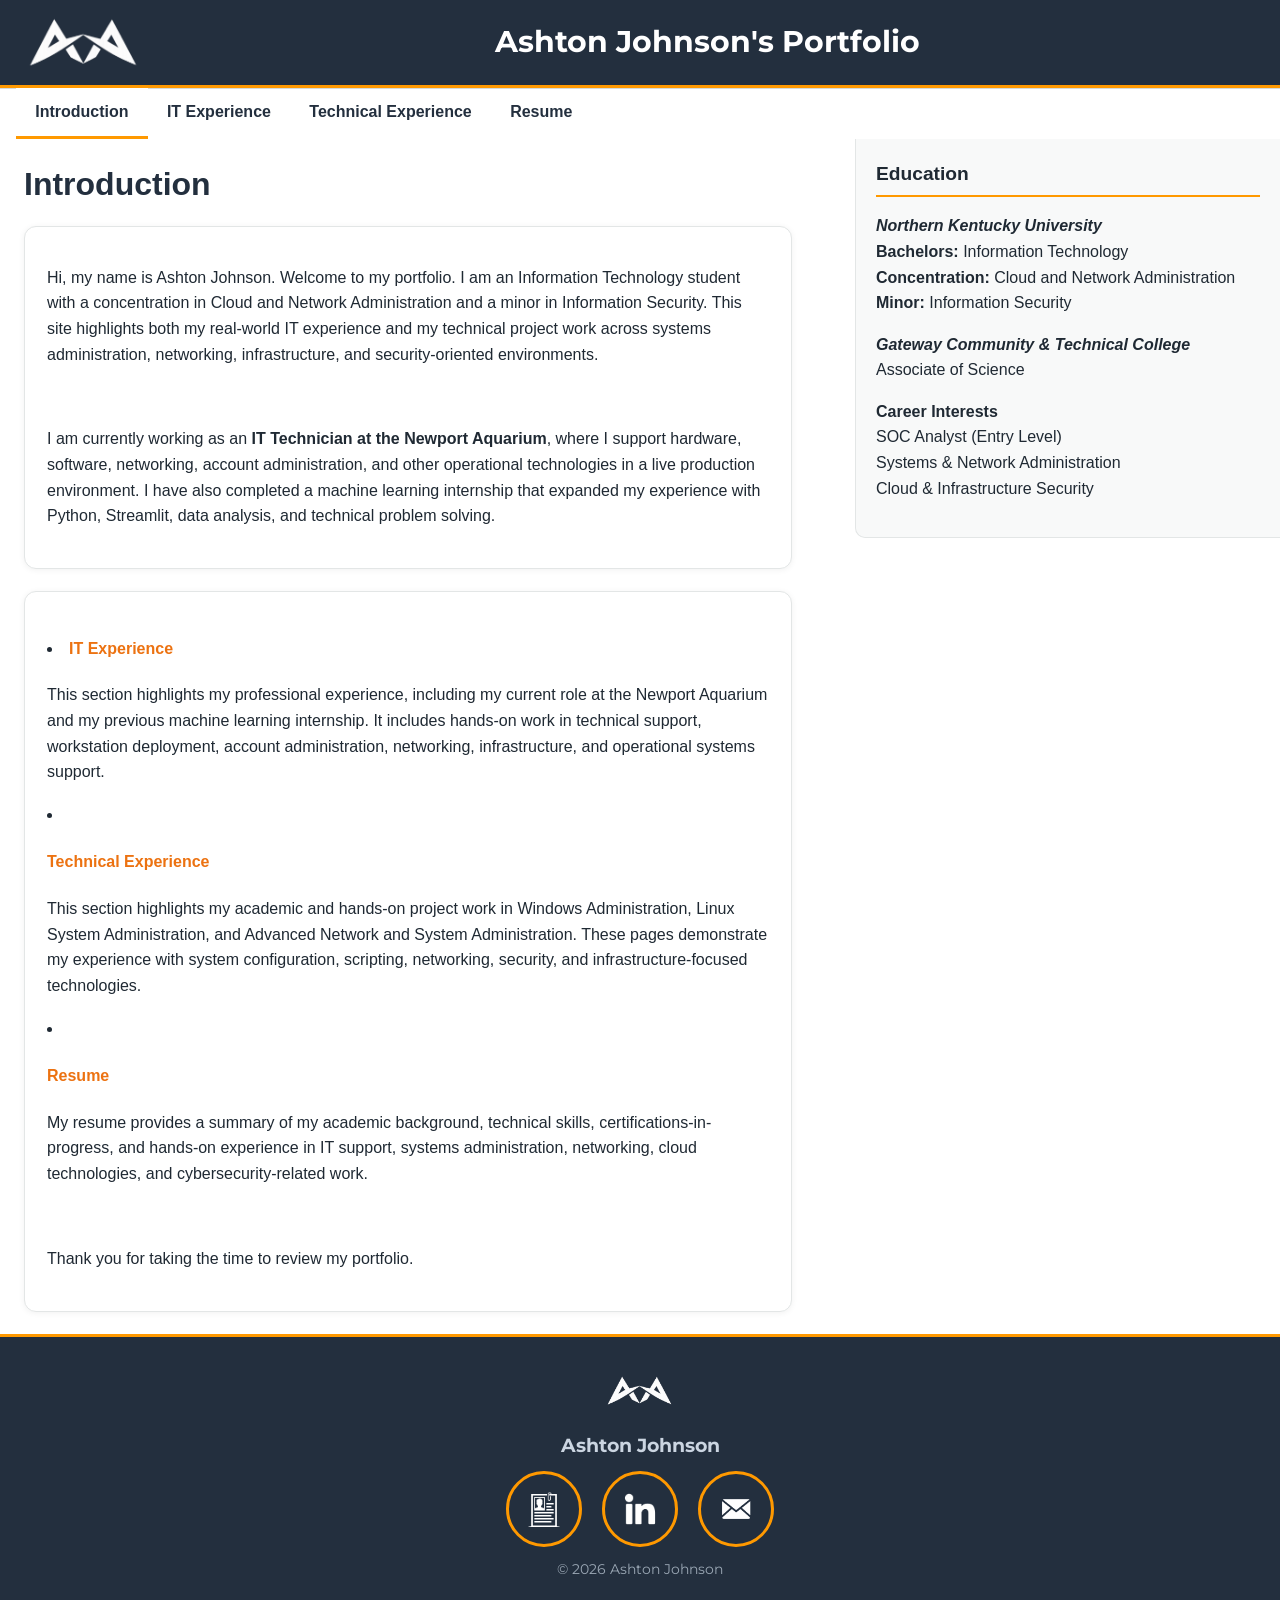
<file: index.html>
<!DOCTYPE html PUBLIC "-//W3C//DTD XHTML 1.0 Transitional//EN"
        "http://www.w3.org/TR/xhtml1/DTD/xhtml1-transitional.dtd">
<html xmlns="http://www.w3.org/1999/xhtml">
<head>
  <meta http-equiv="Content-Type" content="text/html;charset=utf-8" />
  <meta name="viewport" content="width=device-width, initial-scale=1.0">
  <title>Ashton Johnson&#39;s Portfolio -- Ashton Johnson Portfolio</title>
  <link href="eportfolio.css" media="screen" rel="stylesheet" type="text/css" />
  <link href="https://fonts.googleapis.com/css2?family=Montserrat:wght@400;600;700&display=swap" rel="stylesheet">
</head>
<body>
<div id="container">
  <div id="header">
    <a href="index.html" title="Created by Ashton Johnson"><img class="logo" src="logo.PNG" alt="logo"/></a>
    <h1 style="text-align: center; font-family: 'Montserrat', sans-serif;">Ashton Johnson&#39;s Portfolio</h1>
    <div class="clear"></div>
  </div>
  <div class="clear"></div>
  <div id="nav-level2">
    <ul>
      <li class="current"><a href="index.html">Introduction</a></li>
      <li class=""><a href="it-experience.html">IT Experience</a></li>
      <li class=""><a href="TechnicalExperience.html">Technical Experience</a></li>
      <li class=""><a href="resume_ashton-johnsons-resume.html">Resume</a></li>
    </ul>
    <div class="clear"></div>
  </div>
  <div id="content">
    <a name="skip_navigation"></a>
    <h2>Introduction</h2>
    <div id="page_content">
        
<div class="section " id="page_section_0">
  <div class="section_content">
         <p><font size="3">Hi, my name is Ashton Johnson. Welcome to my portfolio. I am an Information Technology student with a concentration in Cloud and Network Administration and a minor in Information Security. This site highlights both my real-world IT experience and my technical project work across systems administration, networking, infrastructure, and security-oriented environments.</font></p>
         <br>
         <p><font size="3">I am currently working as an <strong>IT Technician at the Newport Aquarium</strong>, where I support hardware, software, networking, account administration, and other operational technologies in a live production environment. I have also completed a machine learning internship that expanded my experience with Python, Streamlit, data analysis, and technical problem solving.</font></p>
      </div>
</div>

<div class="section " id="page_section_1">
  <div class="section_content">
         <h4><li><strong><a href="it-experience.html">IT Experience</a></strong></h4></li>
         <p><font size="3">This section highlights my professional experience, including my current role at the Newport Aquarium and my previous machine learning internship. It includes hands-on work in technical support, workstation deployment, account administration, networking, infrastructure, and operational systems support.</font></p>
         <li><h4><strong><a href="TechnicalExperience.html">Technical Experience</a></strong></h4></li>
         <p><font size="3">This section highlights my academic and hands-on project work in Windows Administration, Linux System Administration, and Advanced Network and System Administration. These pages demonstrate my experience with system configuration, scripting, networking, security, and infrastructure-focused technologies.</font></p>
         <li><h4><strong><a href="resume_ashton-johnsons-resume.html">Resume</a></strong></h4></li>
         <p><font size="3">My resume provides a summary of my academic background, technical skills, certifications-in-progress, and hands-on experience in IT support, systems administration, networking, cloud technologies, and cybersecurity-related work.</font></p>
         <br>
         <p><font size="3">Thank you for taking the time to review my portfolio.</font></p>
      </div>
</div>

    </div>
  </div>
  <div id="sidebar">
    <div class="section_header">
      Education
    </div>
    <ul id="page_list">
        <li class="page current">
          <p><strong><em>Northern Kentucky University</em></strong><br />
          <strong>Bachelors:</strong> Information Technology<br />
          <strong>Concentration:</strong> Cloud and Network Administration<br />
          <strong>Minor:</strong> Information Security</p>

          <p><strong><em>Gateway Community &amp; Technical College</em></strong><br />
          Associate of Science</p>

          <p><strong>Career Interests</strong><br />
          SOC Analyst (Entry Level)<br />
          Systems & Network Administration<br />
          Cloud & Infrastructure Security<br /></p>
        </li>
    </ul>
  </div>
</div>

<div id="footer">
  <div class="footer-inner">

    <a href="index.html" title="Created by Ashton Johnson">
      <img class="footer-logo" src="logo.PNG" alt="logo"/>
    </a>

    <p class="footer-title">Ashton Johnson</p>

    <p class="footer-links">
      <a href="resume_ashton-johnsons-resume.html" class="contact-circle" title="Resume">
        <img src="resume.PNG" alt="Resume" />
      </a>
      <a href="https://www.linkedin.com/in/ashton-a-johnson/" class="contact-circle" title="LinkedIn">
        <img src="linked.PNG" alt="LinkedIn" />
      </a>
      <a href="mailto:ashton.alisander@protonmail.com?subject=Portfolio%20Inquiry" class="contact-circle" title="Email">
        <img src="email.PNG" alt="Email" />
      </a>
    </p>

    <p class="footer-copy">© 2026 Ashton Johnson</p>

  </div>
</div>

</body>
</html>
</file>
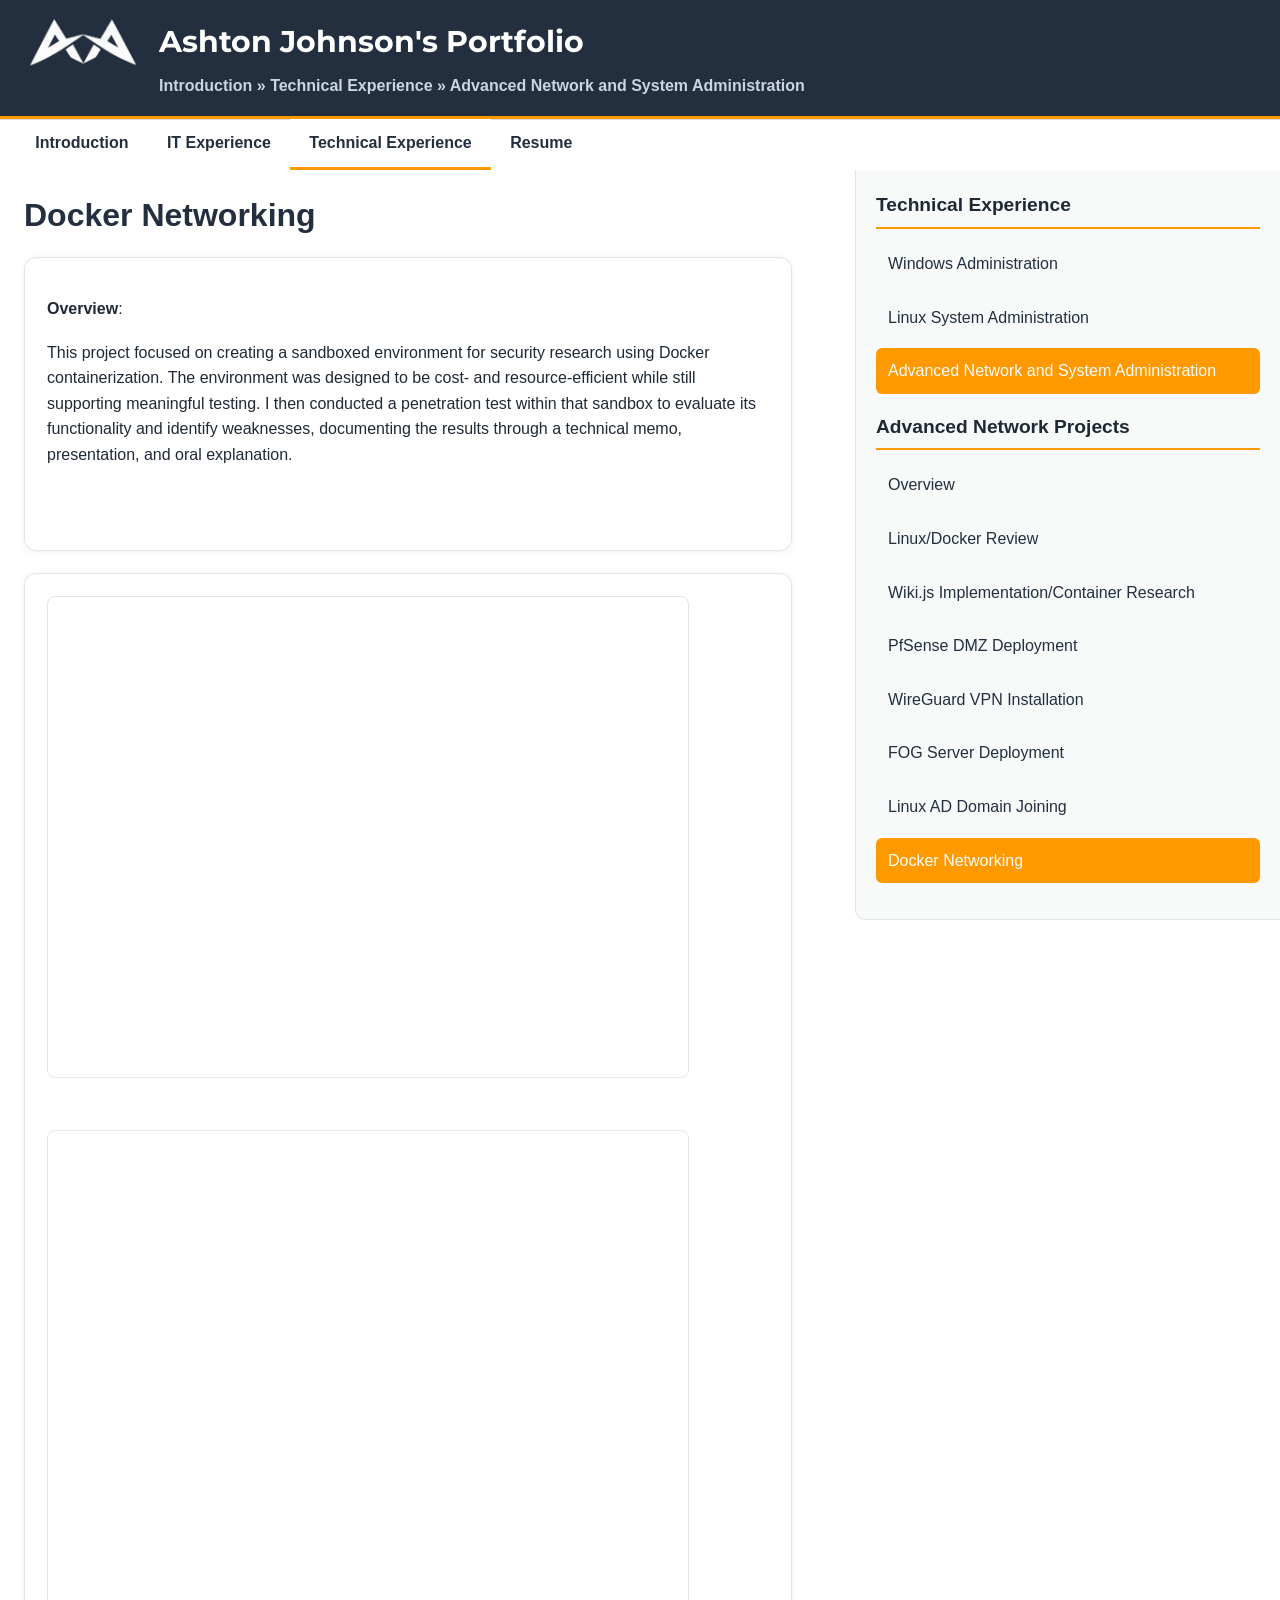
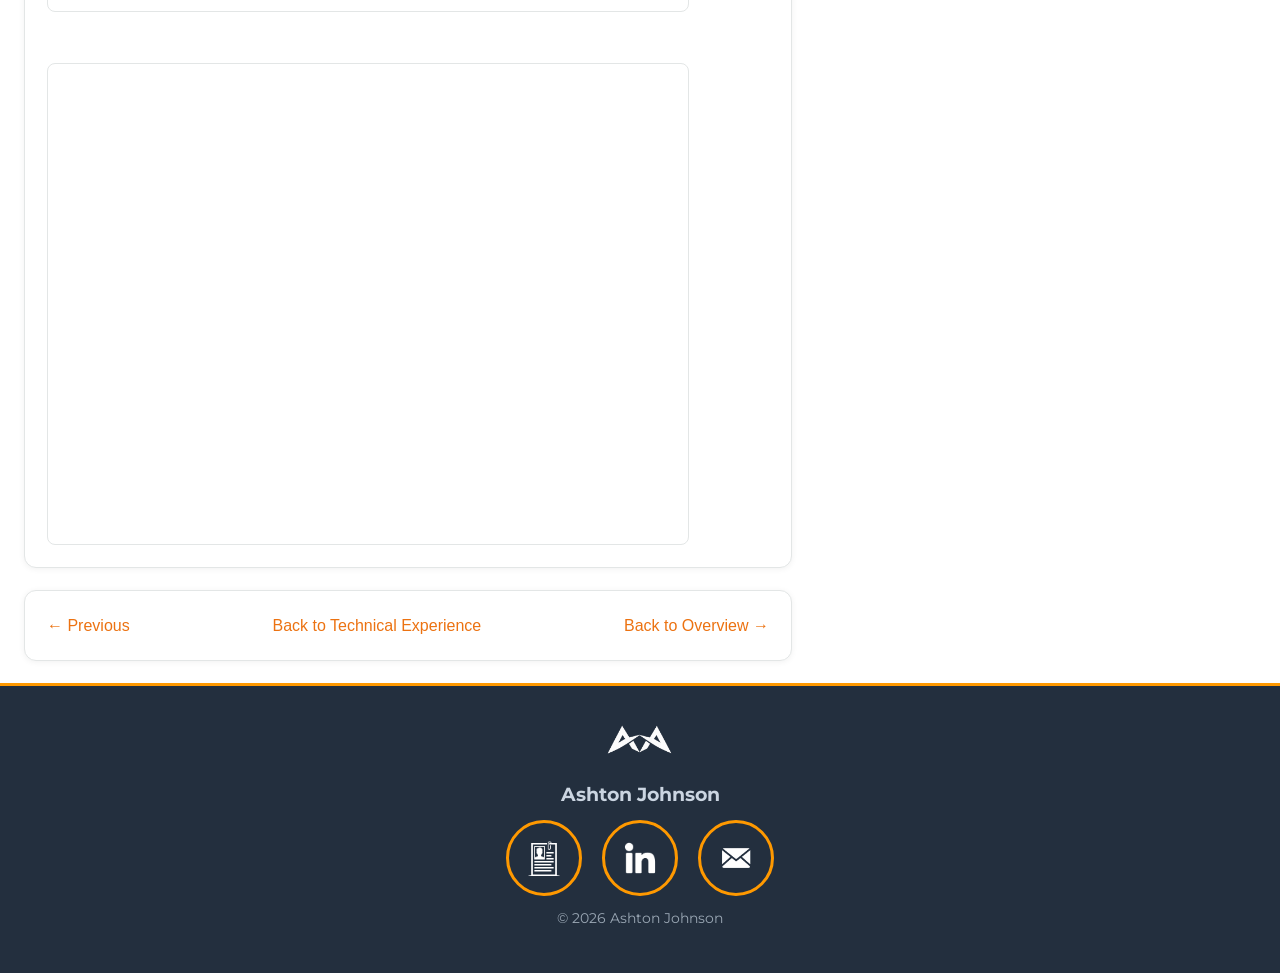
<file: advanced-network-and-system-administration_docker-networking.html>
<!DOCTYPE html PUBLIC "-//W3C//DTD XHTML 1.0 Transitional//EN"
        "http://www.w3.org/TR/xhtml1/DTD/xhtml1-transitional.dtd">
<html xmlns="http://www.w3.org/1999/xhtml">
<head>
  <meta http-equiv="Content-Type" content="text/html;charset=utf-8" />
  <meta name="viewport" content="width=device-width, initial-scale=1.0">
  <title>Docker Networking -- Ashton Johnson Portfolio</title>
  <link href="eportfolio.css" media="screen" rel="stylesheet" type="text/css" />
  <link href="https://fonts.googleapis.com/css2?family=Montserrat:wght@400;600;700&display=swap" rel="stylesheet">
</head>
<body>
<div id="container">
  <div id="header">
    <a href="index.html" title="Created by Ashton Johnson"><img class="logo" src="logo.PNG" alt="logo"/></a>
    <h1 style="font-family: 'Montserrat', sans-serif;">Ashton Johnson&#39;s Portfolio</h1>
    <h2><a href="index.html">Introduction</a> &#187; <a href="TechnicalExperience.html">Technical Experience</a> &#187; <a href="advanced-network-and-system-administration_introduction.html">Advanced Network and System Administration</a></h2>
    <div class="clear"></div>
  </div>
  <div class="clear"></div>
  <div id="nav-level2">
    <ul>
      <li class=""><a href="index.html">Introduction</a></li>
      <li class=""><a href="it-experience.html">IT Experience</a></li>
      <li class="current"><a href="TechnicalExperience.html">Technical Experience</a></li>
      <li class=""><a href="resume_ashton-johnsons-resume.html">Resume</a></li>
    </ul>
    <div class="clear"></div>
  </div>
  <div id="content">
    <a name="skip_navigation"></a>
    <h2>Docker Networking</h2>
    <div id="page_content">
        
<div class="section " id="page_section_0">
  <div class="section_content">
        <p><strong><span>Overview</span></strong><span>:</span></p>
        <p><span>This project focused on creating a sandboxed environment for security research using Docker containerization. The environment was designed to be cost- and resource-efficient while still supporting meaningful testing. I then conducted a penetration test within that sandbox to evaluate its functionality and identify weaknesses, documenting the results through a technical memo, presentation, and oral explanation.</span></p>
        <p>&nbsp;</p>
  </div>
</div>

<div class="section " id="page_section_1">
  <div class="section_content">
        <iframe src="https://drive.google.com/file/d/1D3HkFU4fW3EckhCeJobUQFJL_qGLh03K/preview" width="640" height="480" allow="autoplay"></iframe><br><br><br>
        <iframe src="https://drive.google.com/file/d/15GFZc38HV2dPOMK_dTvoTQVM6oL67ANn/preview" width="640" height="480" allow="autoplay"></iframe><br><br><br>
        <iframe src="https://drive.google.com/file/d/1cs5l_c2Qc_z8rp94EmbZyrHrqCYe8LTS/preview" width="640" height="480" allow="autoplay"></iframe>
  </div>
</div>

<div class="section " id="page_section_2">
  <div class="section_content">
        <div style="display: flex; justify-content: space-between; align-items: center;">
          <a href="advanced-network-and-system-administration_linux-ad-domain-joining.html">← Previous</a>
          <a href="TechnicalExperience.html">Back to Technical Experience</a>
          <a href="advanced-network-and-system-administration_introduction.html">Back to Overview →</a>
        </div>
  </div>
</div>

    </div>
  </div>
  <div id="sidebar">
    <div class="section_header">
      Technical Experience
    </div>
    <ul id="page_list">
        <li class="page">
          <a class="page_url" href="windows-administration_windows-administration-experience.html">
            <span class="name">Windows Administration</span>
          </a>
        </li>
        <li class="page">
          <a class="page_url" href="linux-system-administration_linux-system-administration-experience.html">
            <span class="name">Linux System Administration</span>
          </a>
        </li>
        <li class="page current">
          <a class="page_url" href="advanced-network-and-system-administration_introduction.html">
            <span class="name">Advanced Network and System Administration</span>
          </a>
        </li>
    </ul>

    <div class="section_header" style="margin-top: 18px;">
      Advanced Network Projects
    </div>
    <ul id="page_list">
        <li class="page">
          <a class="page_url" href="advanced-network-and-system-administration_introduction.html">
            <span class="name">Overview</span>
          </a>
        </li>
        <li class="page">
          <a class="page_url" href="advanced-network-and-system-administration_linux-slash-docker-review.html">
            <span class="name">Linux/Docker Review</span>
          </a>
        </li>
        <li class="page">
          <a class="page_url" href="advanced-network-and-system-administration_wiki-dot-js-implementation-slash-container-research.html">
            <span class="name">Wiki.js Implementation/Container Research</span>
          </a>
        </li>
        <li class="page">
          <a class="page_url" href="advanced-network-and-system-administration_pfsense-dmz-deployment.html">
            <span class="name">PfSense DMZ Deployment</span>
          </a>
        </li>
        <li class="page">
          <a class="page_url" href="advanced-network-and-system-administration_wireguard-vpn-installation.html">
            <span class="name">WireGuard VPN Installation</span>
          </a>
        </li>
        <li class="page">
          <a class="page_url" href="advanced-network-and-system-administration_fog-server-deployment.html">
            <span class="name">FOG Server Deployment</span>
          </a>
        </li>
        <li class="page">
          <a class="page_url" href="advanced-network-and-system-administration_linux-ad-domain-joining.html">
            <span class="name">Linux AD Domain Joining</span>
          </a>
        </li>
        <li class="page current">
          <a class="page_url" href="advanced-network-and-system-administration_docker-networking.html">
            <span class="name">Docker Networking</span>
          </a>
        </li>
    </ul>
  </div>
</div>

<div id="footer">
  <div class="footer-inner">

    <a href="index.html" title="Created by Ashton Johnson">
      <img class="footer-logo" src="logo.PNG" alt="logo"/>
    </a>

    <p class="footer-title">Ashton Johnson</p>

    <p class="footer-links">
      <a href="resume_ashton-johnsons-resume.html" class="contact-circle" title="Resume">
        <img src="resume.PNG" alt="Resume" />
      </a>
      <a href="https://www.linkedin.com/in/ashton-a-johnson/" class="contact-circle" title="LinkedIn">
        <img src="linked.PNG" alt="LinkedIn" />
      </a>
      <a href="mailto:ashton.alisander@protonmail.com?subject=Portfolio%20Inquiry" class="contact-circle" title="Email">
        <img src="email.PNG" alt="Email" />
      </a>
    </p>

    <p class="footer-copy">© 2026 Ashton Johnson</p>

  </div>
</div>

</body>
</html>
</file>
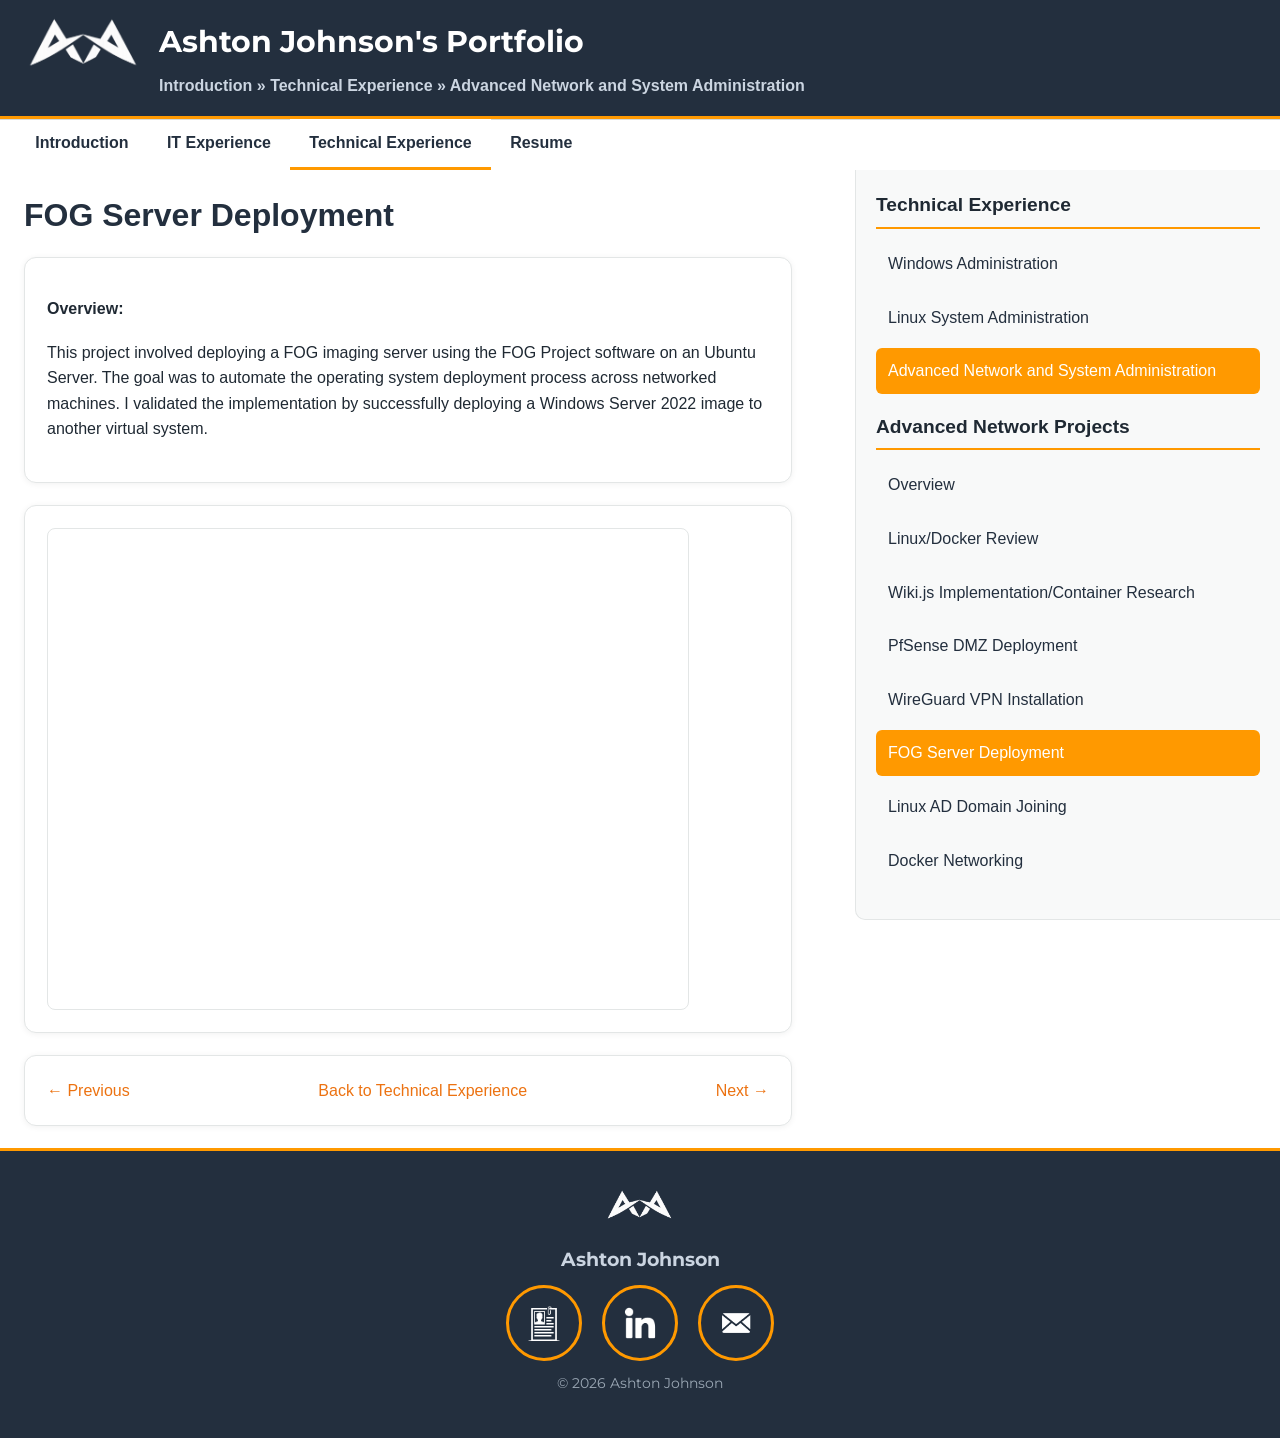
<file: advanced-network-and-system-administration_fog-server-deployment.html>
<!DOCTYPE html PUBLIC "-//W3C//DTD XHTML 1.0 Transitional//EN"
        "http://www.w3.org/TR/xhtml1/DTD/xhtml1-transitional.dtd">
<html xmlns="http://www.w3.org/1999/xhtml">
<head>
  <meta http-equiv="Content-Type" content="text/html;charset=utf-8" />
  <meta name="viewport" content="width=device-width, initial-scale=1.0">
  <title>FOG Server Deployment -- Ashton Johnson Portfolio</title>
  <link href="eportfolio.css" media="screen" rel="stylesheet" type="text/css" />
  <link href="https://fonts.googleapis.com/css2?family=Montserrat:wght@400;600;700&display=swap" rel="stylesheet">
</head>
<body>
<div id="container">

  <div id="header">
    <a href="index.html" title="Created by Ashton Johnson">
      <img class="logo" src="logo.PNG" alt="logo"/>
    </a>
    <h1 style="font-family: 'Montserrat', sans-serif;">Ashton Johnson&#39;s Portfolio</h1>
    <h2>
      <a href="index.html">Introduction</a> &#187;
      <a href="TechnicalExperience.html">Technical Experience</a> &#187;
      <a href="advanced-network-and-system-administration_introduction.html">Advanced Network and System Administration</a>
    </h2>
    <div class="clear"></div>
  </div>

  <div class="clear"></div>

  <div id="nav-level2">
    <ul>
      <li><a href="index.html">Introduction</a></li>
      <li><a href="it-experience.html">IT Experience</a></li>
      <li class="current"><a href="TechnicalExperience.html">Technical Experience</a></li>
      <li><a href="resume_ashton-johnsons-resume.html">Resume</a></li>
    </ul>
    <div class="clear"></div>
  </div>

  <div id="content">
    <a name="skip_navigation"></a>
    <h2>FOG Server Deployment</h2>

    <div id="page_content">

      <div class="section" id="page_section_0">
        <div class="section_content">
          <p><strong>Overview:</strong></p>
          <p>
            This project involved deploying a FOG imaging server using the FOG Project software on an Ubuntu Server. 
            The goal was to automate the operating system deployment process across networked machines. 
            I validated the implementation by successfully deploying a Windows Server 2022 image to another virtual system.
          </p>
        </div>
      </div>

      <div class="section" id="page_section_1">
        <div class="section_content">
          <iframe src="https://drive.google.com/file/d/1mBbpK7585-Mf74dCigJHW54jPvrR2853/preview"
                  width="640" height="480" allow="autoplay"></iframe>
        </div>
      </div>

      <div class="section" id="page_section_2">
        <div class="section_content">
          <div style="display: flex; justify-content: space-between; align-items: center;">
            <a href="advanced-network-and-system-administration_wireguard-vpn-installation.html">← Previous</a>
            <a href="TechnicalExperience.html">Back to Technical Experience</a>
            <a href="advanced-network-and-system-administration_linux-ad-domain-joining.html">Next →</a>
          </div>
        </div>
      </div>

    </div>
  </div>

  <div id="sidebar">

    <!-- Top section -->
    <div class="section_header">
      Technical Experience
    </div>
    <ul id="page_list">
      <li class="page">
        <a class="page_url" href="windows-administration_windows-administration-experience.html">
          <span class="name">Windows Administration</span>
        </a>
      </li>
      <li class="page">
        <a class="page_url" href="linux-system-administration_linux-system-administration-experience.html">
          <span class="name">Linux System Administration</span>
        </a>
      </li>
      <li class="page current">
        <a class="page_url" href="advanced-network-and-system-administration_introduction.html">
          <span class="name">Advanced Network and System Administration</span>
        </a>
      </li>
    </ul>

    <!-- Subsection -->
    <div class="section_header" style="margin-top: 18px;">
      Advanced Network Projects
    </div>
    <ul id="page_list">
      <li class="page">
        <a class="page_url" href="advanced-network-and-system-administration_introduction.html">
          <span class="name">Overview</span>
        </a>
      </li>
      <li class="page">
        <a class="page_url" href="advanced-network-and-system-administration_linux-slash-docker-review.html">
          <span class="name">Linux/Docker Review</span>
        </a>
      </li>
      <li class="page">
        <a class="page_url" href="advanced-network-and-system-administration_wiki-dot-js-implementation-slash-container-research.html">
          <span class="name">Wiki.js Implementation/Container Research</span>
        </a>
      </li>
      <li class="page">
        <a class="page_url" href="advanced-network-and-system-administration_pfsense-dmz-deployment.html">
          <span class="name">PfSense DMZ Deployment</span>
        </a>
      </li>
      <li class="page">
        <a class="page_url" href="advanced-network-and-system-administration_wireguard-vpn-installation.html">
          <span class="name">WireGuard VPN Installation</span>
        </a>
      </li>
      <li class="page current">
        <a class="page_url" href="advanced-network-and-system-administration_fog-server-deployment.html">
          <span class="name">FOG Server Deployment</span>
        </a>
      </li>
      <li class="page">
        <a class="page_url" href="advanced-network-and-system-administration_linux-ad-domain-joining.html">
          <span class="name">Linux AD Domain Joining</span>
        </a>
      </li>
      <li class="page">
        <a class="page_url" href="advanced-network-and-system-administration_docker-networking.html">
          <span class="name">Docker Networking</span>
        </a>
      </li>
    </ul>

  </div>
</div>

<div id="footer">
  <div class="footer-inner">

    <a href="index.html">
      <img class="footer-logo" src="logo.PNG" alt="logo"/>
    </a>

    <p class="footer-title">Ashton Johnson</p>

    <p class="footer-links">
      <a href="resume_ashton-johnsons-resume.html" class="contact-circle">
        <img src="resume.PNG" alt="Resume" />
      </a>
      <a href="https://www.linkedin.com/in/ashton-a-johnson/" class="contact-circle">
        <img src="linked.PNG" alt="LinkedIn" />
      </a>
      <a href="mailto:ashton.alisander@protonmail.com?subject=Portfolio%20Inquiry" class="contact-circle">
        <img src="email.PNG" alt="Email" />
      </a>
    </p>

    <p class="footer-copy">© 2026 Ashton Johnson</p>

  </div>
</div>

</body>
</html>
</file>
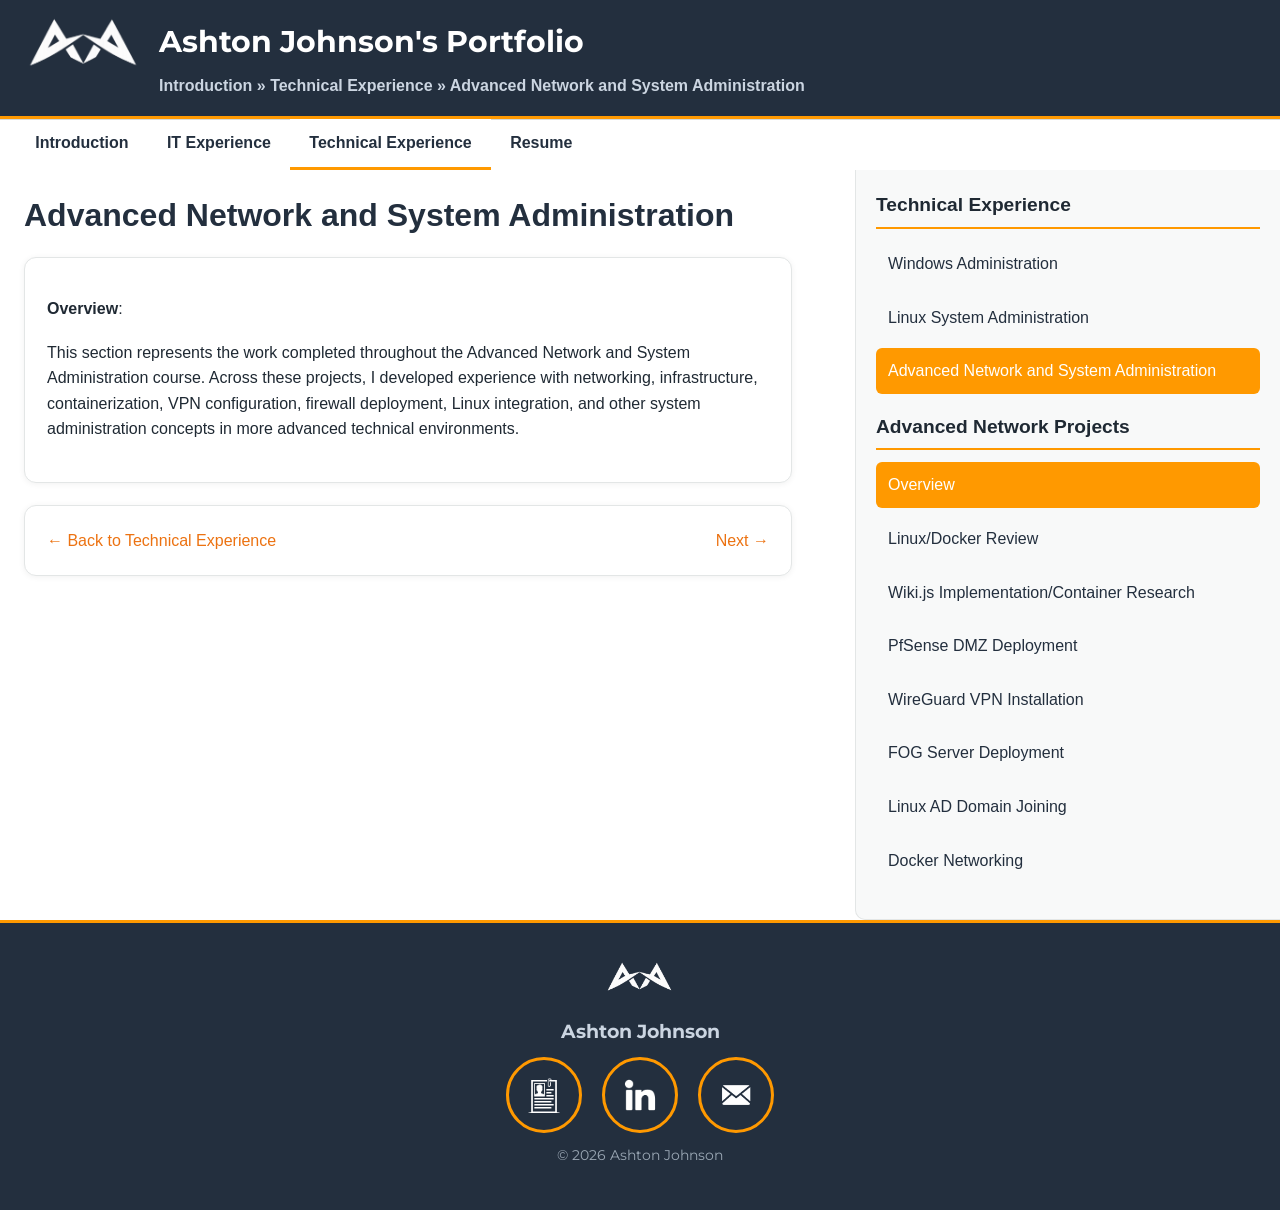
<file: advanced-network-and-system-administration_introduction.html>
<!DOCTYPE html PUBLIC "-//W3C//DTD XHTML 1.0 Transitional//EN"
        "http://www.w3.org/TR/xhtml1/DTD/xhtml1-transitional.dtd">
<html xmlns="http://www.w3.org/1999/xhtml">
<head>
  <meta http-equiv="Content-Type" content="text/html;charset=utf-8" />
  <meta name="viewport" content="width=device-width, initial-scale=1.0">
  <title>Advanced Network and System Administration -- Ashton Johnson Portfolio</title>
  <link href="eportfolio.css" media="screen" rel="stylesheet" type="text/css" />
  <link href="https://fonts.googleapis.com/css2?family=Montserrat:wght@400;600;700&display=swap" rel="stylesheet">
</head>
<body>
<div id="container">
  <div id="header">
    <a href="index.html" title="Created by Ashton Johnson"><img class="logo" src="logo.PNG" alt="logo"/></a>
    <h1 style="font-family: 'Montserrat', sans-serif;">Ashton Johnson&#39;s Portfolio</h1>
    <h2><a href="index.html">Introduction</a> &#187; <a href="TechnicalExperience.html">Technical Experience</a> &#187; <a href="advanced-network-and-system-administration_introduction.html">Advanced Network and System Administration</a></h2>
    <div class="clear"></div>
  </div>
  <div class="clear"></div>
  <div id="nav-level2">
    <ul>
      <li class=""><a href="index.html">Introduction</a></li>
      <li class=""><a href="it-experience.html">IT Experience</a></li>
      <li class="current"><a href="TechnicalExperience.html">Technical Experience</a></li>
      <li class=""><a href="resume_ashton-johnsons-resume.html">Resume</a></li>
    </ul>
    <div class="clear"></div>
  </div>
  <div id="content">
    <a name="skip_navigation"></a>
    <h2>Advanced Network and System Administration</h2>
    <div id="page_content">
        
<div class="section " id="page_section_0">
  <div class="section_content">
        <p><strong><span>Overview</span></strong><span>:</span></p>
        <p><span>This section represents the work completed throughout the Advanced Network and System Administration course. Across these projects, I developed experience with networking, infrastructure, containerization, VPN configuration, firewall deployment, Linux integration, and other system administration concepts in more advanced technical environments.</span></p>
  </div>
</div>

<div class="section " id="page_section_1">
  <div style="display: flex; justify-content: space-between;">
  <a href="TechnicalExperience.html">← Back to Technical Experience</a>
  <a href="advanced-network-and-system-administration_linux-slash-docker-review.html">Next →</a>
</div>
</div>

    </div>
  </div>
  <div id="sidebar">
    <div class="section_header">
      Technical Experience
    </div>
    <ul id="page_list">
        <li class="page">
          <a class="page_url" href="windows-administration_windows-administration-experience.html">
            <span class="name">Windows Administration</span>
          </a>
        </li>
        <li class="page">
          <a class="page_url" href="linux-system-administration_linux-system-administration-experience.html">
            <span class="name">Linux System Administration</span>
          </a>
        </li>
        <li class="page current">
          <a class="page_url" href="advanced-network-and-system-administration_introduction.html">
            <span class="name">Advanced Network and System Administration</span>
          </a>
        </li>
    </ul>

    <div class="section_header" style="margin-top: 18px;">
      Advanced Network Projects
    </div>
    <ul id="page_list">
        <li id="page_47881" class="page current">
          <a class="page_url" href="advanced-network-and-system-administration_introduction.html">
            <span class="name">Overview</span>
          </a>
        </li>
        <li id="page_47882" class="page ">
          <a class="page_url" href="advanced-network-and-system-administration_linux-slash-docker-review.html">
            <span class="name">Linux/Docker Review</span>
          </a>
        </li>
        <li id="page_47883" class="page ">
          <a class="page_url" href="advanced-network-and-system-administration_wiki-dot-js-implementation-slash-container-research.html">
            <span class="name">Wiki.js Implementation/Container Research</span>
          </a>
        </li>
        <li id="page_47884" class="page ">
          <a class="page_url" href="advanced-network-and-system-administration_pfsense-dmz-deployment.html">
            <span class="name">PfSense DMZ Deployment</span>
          </a>
        </li>
        <li id="page_47885" class="page ">
          <a class="page_url" href="advanced-network-and-system-administration_wireguard-vpn-installation.html">
            <span class="name">WireGuard VPN Installation</span>
          </a>
        </li>
        <li id="page_47886" class="page ">
          <a class="page_url" href="advanced-network-and-system-administration_fog-server-deployment.html">
            <span class="name">FOG Server Deployment</span>
          </a>
        </li>
        <li id="page_47887" class="page ">
          <a class="page_url" href="advanced-network-and-system-administration_linux-ad-domain-joining.html">
            <span class="name">Linux AD Domain Joining</span>
          </a>
        </li>
        <li id="page_47888" class="page ">
          <a class="page_url" href="advanced-network-and-system-administration_docker-networking.html">
            <span class="name">Docker Networking</span>
          </a>
        </li>
    </ul>
  </div>
</div>

<div id="footer">
  <div class="footer-inner">

    <a href="index.html" title="Created by Ashton Johnson">
      <img class="footer-logo" src="logo.PNG" alt="logo"/>
    </a>

    <p class="footer-title">Ashton Johnson</p>

    <p class="footer-links">
      <a href="resume_ashton-johnsons-resume.html" class="contact-circle" title="Resume">
        <img src="resume.PNG" alt="Resume" />
      </a>
      <a href="https://www.linkedin.com/in/ashton-a-johnson/" class="contact-circle" title="LinkedIn">
        <img src="linked.PNG" alt="LinkedIn" />
      </a>
      <a href="mailto:ashton.alisander@protonmail.com?subject=Portfolio%20Inquiry" class="contact-circle" title="Email">
        <img src="email.PNG" alt="Email" />
      </a>
    </p>

    <p class="footer-copy">© 2026 Ashton Johnson</p>

  </div>
</div>

</body>
</html>
</file>
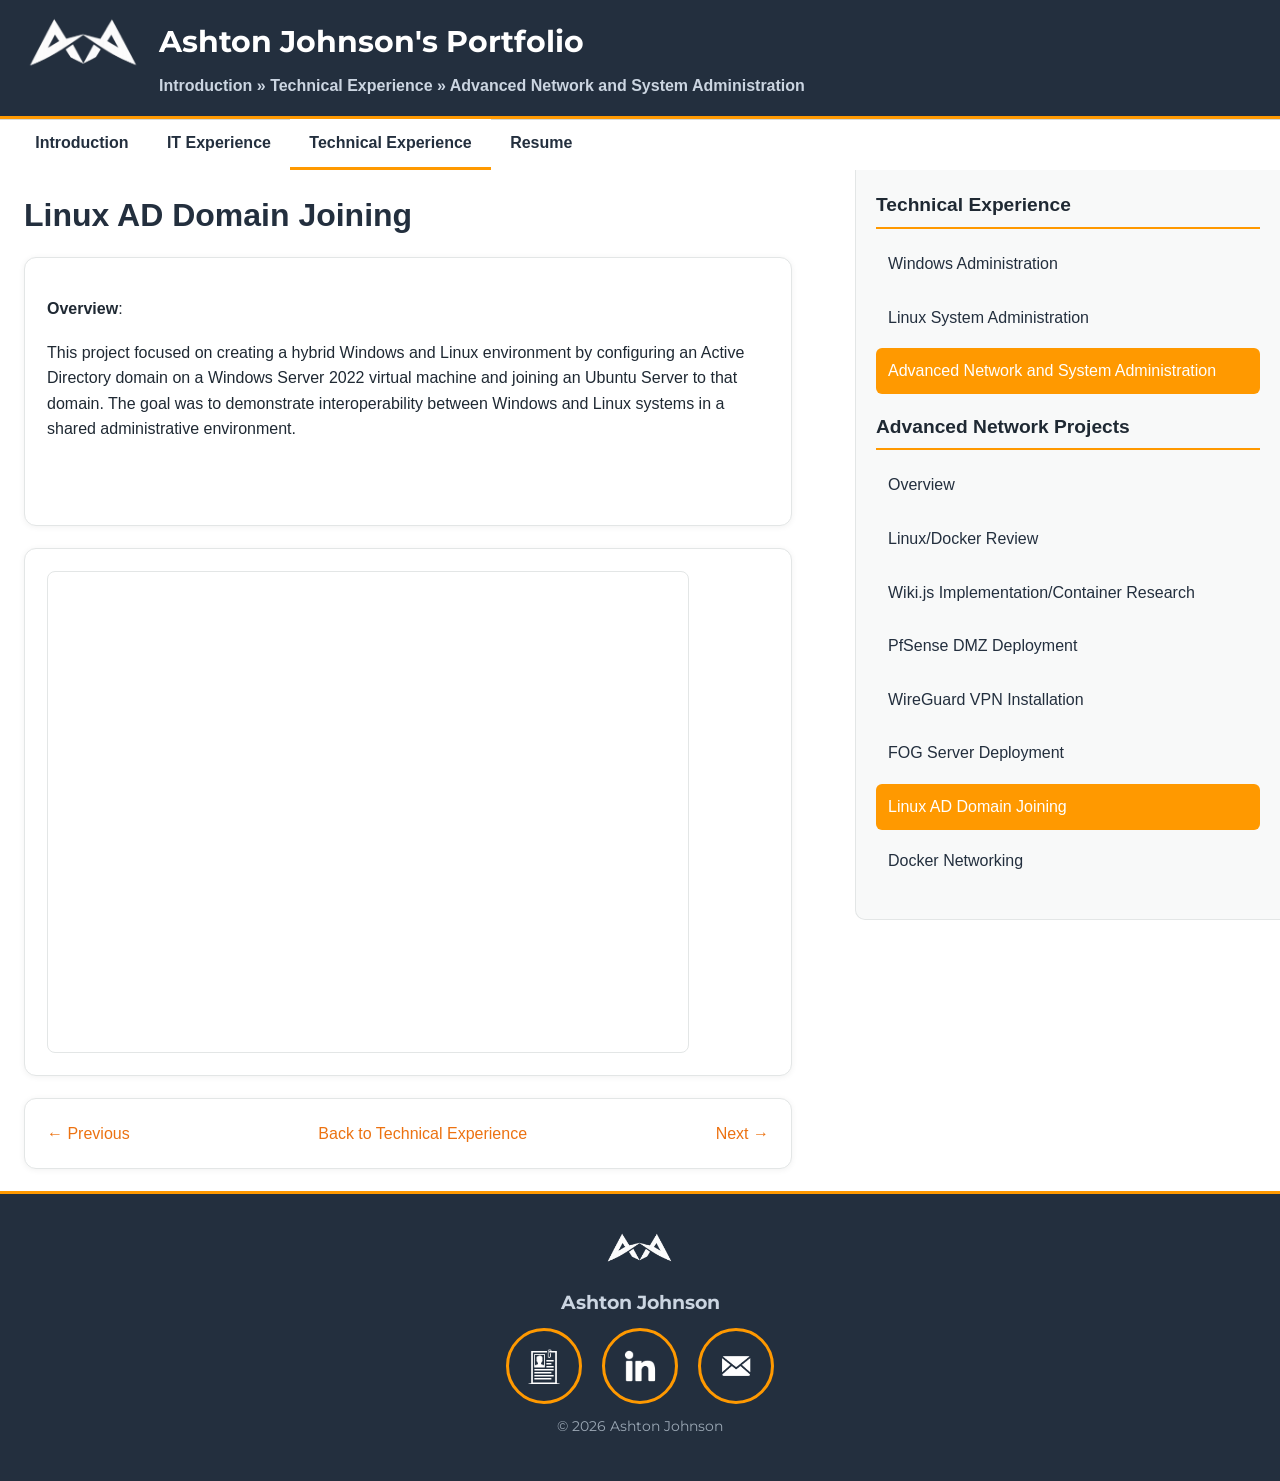
<file: advanced-network-and-system-administration_linux-ad-domain-joining.html>
<!DOCTYPE html PUBLIC "-//W3C//DTD XHTML 1.0 Transitional//EN"
        "http://www.w3.org/TR/xhtml1/DTD/xhtml1-transitional.dtd">
<html xmlns="http://www.w3.org/1999/xhtml">
<head>
  <meta http-equiv="Content-Type" content="text/html;charset=utf-8" />
  <meta name="viewport" content="width=device-width, initial-scale=1.0">
  <title>Linux AD Domain Joining -- Ashton Johnson Portfolio</title>
  <link href="eportfolio.css" media="screen" rel="stylesheet" type="text/css" />
  <link href="https://fonts.googleapis.com/css2?family=Montserrat:wght@400;600;700&display=swap" rel="stylesheet">
</head>
<body>
<div id="container">
  <div id="header">
    <a href="index.html" title="Created by Ashton Johnson"><img class="logo" src="logo.PNG" alt="logo"/></a>
    <h1 style="font-family: 'Montserrat', sans-serif;">Ashton Johnson&#39;s Portfolio</h1>
    <h2><a href="index.html">Introduction</a> &#187; <a href="TechnicalExperience.html">Technical Experience</a> &#187; <a href="advanced-network-and-system-administration_introduction.html">Advanced Network and System Administration</a></h2>
    <div class="clear"></div>
  </div>
  <div class="clear"></div>
  <div id="nav-level2">
    <ul>
      <li class=""><a href="index.html">Introduction</a></li>
      <li class=""><a href="it-experience.html">IT Experience</a></li>
      <li class="current"><a href="TechnicalExperience.html">Technical Experience</a></li>
      <li class=""><a href="resume_ashton-johnsons-resume.html">Resume</a></li>
    </ul>
    <div class="clear"></div>
  </div>
  <div id="content">
    <a name="skip_navigation"></a>
    <h2>Linux AD Domain Joining</h2>
    <div id="page_content">
        
<div class="section " id="page_section_0">
  <div class="section_content">
        <p><span><strong>Overview</strong>:</span></p>
        <p>This project focused on creating a hybrid Windows and Linux environment by configuring an Active Directory domain on a Windows Server 2022 virtual machine and joining an Ubuntu Server to that domain. The goal was to demonstrate interoperability between Windows and Linux systems in a shared administrative environment.</p>
        <p>&nbsp;</p>
  </div>
</div>

<div class="section " id="page_section_1">
  <div class="section_content">
        <iframe src="https://drive.google.com/file/d/19V9ZFgH1NUp-tfN3uJC5tD243s3TRRLS/preview" width="640" height="480" allow="autoplay"></iframe>
  </div>
</div>

<div class="section " id="page_section_2">
  <div class="section_content">
        <div style="display: flex; justify-content: space-between; align-items: center;">
          <a href="advanced-network-and-system-administration_fog-server-deployment.html">← Previous</a>
          <a href="TechnicalExperience.html">Back to Technical Experience</a>
          <a href="advanced-network-and-system-administration_docker-networking.html">Next →</a>
        </div>
  </div>
</div>

    </div>
  </div>
  <div id="sidebar">
    <div class="section_header">
      Technical Experience
    </div>
    <ul id="page_list">
        <li class="page">
          <a class="page_url" href="windows-administration_windows-administration-experience.html">
            <span class="name">Windows Administration</span>
          </a>
        </li>
        <li class="page">
          <a class="page_url" href="linux-system-administration_linux-system-administration-experience.html">
            <span class="name">Linux System Administration</span>
          </a>
        </li>
        <li class="page current">
          <a class="page_url" href="advanced-network-and-system-administration_introduction.html">
            <span class="name">Advanced Network and System Administration</span>
          </a>
        </li>
    </ul>

    <div class="section_header" style="margin-top: 18px;">
      Advanced Network Projects
    </div>
    <ul id="page_list">
        <li class="page">
          <a class="page_url" href="advanced-network-and-system-administration_introduction.html">
            <span class="name">Overview</span>
          </a>
        </li>
        <li class="page">
          <a class="page_url" href="advanced-network-and-system-administration_linux-slash-docker-review.html">
            <span class="name">Linux/Docker Review</span>
          </a>
        </li>
        <li class="page">
          <a class="page_url" href="advanced-network-and-system-administration_wiki-dot-js-implementation-slash-container-research.html">
            <span class="name">Wiki.js Implementation/Container Research</span>
          </a>
        </li>
        <li class="page">
          <a class="page_url" href="advanced-network-and-system-administration_pfsense-dmz-deployment.html">
            <span class="name">PfSense DMZ Deployment</span>
          </a>
        </li>
        <li class="page">
          <a class="page_url" href="advanced-network-and-system-administration_wireguard-vpn-installation.html">
            <span class="name">WireGuard VPN Installation</span>
          </a>
        </li>
        <li class="page">
          <a class="page_url" href="advanced-network-and-system-administration_fog-server-deployment.html">
            <span class="name">FOG Server Deployment</span>
          </a>
        </li>
        <li class="page current">
          <a class="page_url" href="advanced-network-and-system-administration_linux-ad-domain-joining.html">
            <span class="name">Linux AD Domain Joining</span>
          </a>
        </li>
        <li class="page">
          <a class="page_url" href="advanced-network-and-system-administration_docker-networking.html">
            <span class="name">Docker Networking</span>
          </a>
        </li>
    </ul>
  </div>
</div>

<div id="footer">
  <div class="footer-inner">

    <a href="index.html" title="Created by Ashton Johnson">
      <img class="footer-logo" src="logo.PNG" alt="logo"/>
    </a>

    <p class="footer-title">Ashton Johnson</p>

    <p class="footer-links">
      <a href="resume_ashton-johnsons-resume.html" class="contact-circle" title="Resume">
        <img src="resume.PNG" alt="Resume" />
      </a>
      <a href="https://www.linkedin.com/in/ashton-a-johnson/" class="contact-circle" title="LinkedIn">
        <img src="linked.PNG" alt="LinkedIn" />
      </a>
      <a href="mailto:ashton.alisander@protonmail.com?subject=Portfolio%20Inquiry" class="contact-circle" title="Email">
        <img src="email.PNG" alt="Email" />
      </a>
    </p>

    <p class="footer-copy">© 2026 Ashton Johnson</p>

  </div>
</div>

</body>
</html>
</file>
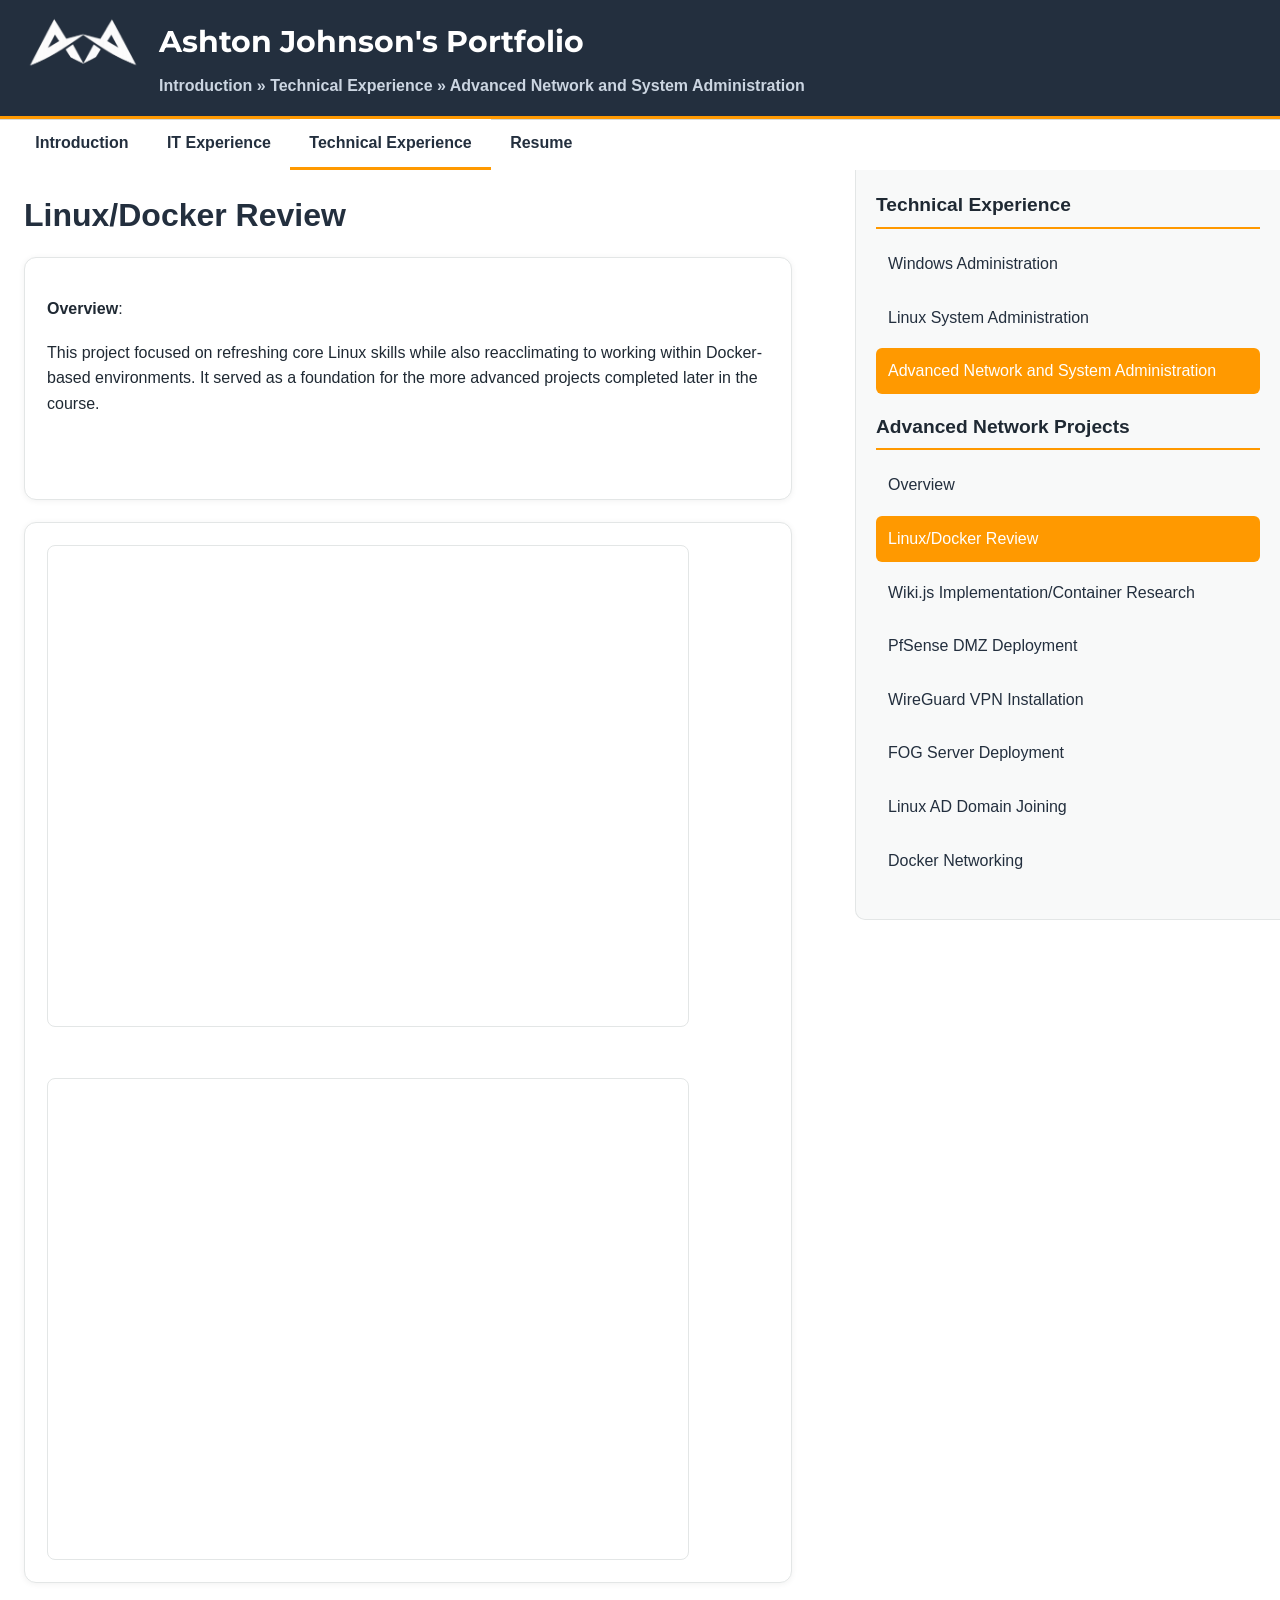
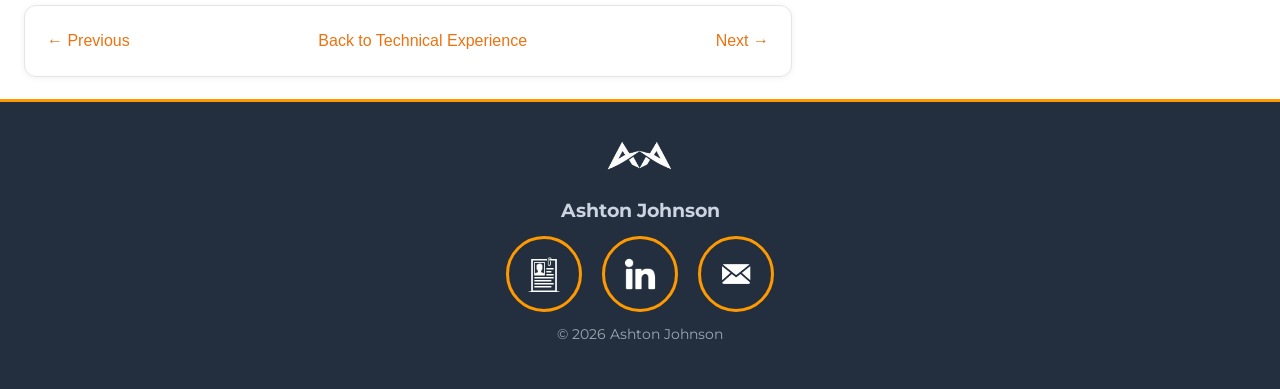
<file: advanced-network-and-system-administration_linux-slash-docker-review.html>
<!DOCTYPE html PUBLIC "-//W3C//DTD XHTML 1.0 Transitional//EN"
        "http://www.w3.org/TR/xhtml1/DTD/xhtml1-transitional.dtd">
<html xmlns="http://www.w3.org/1999/xhtml">
<head>
  <meta http-equiv="Content-Type" content="text/html;charset=utf-8" />
  <meta name="viewport" content="width=device-width, initial-scale=1.0">
  <title>Linux/Docker Review -- Ashton Johnson Portfolio</title>
  <link href="eportfolio.css" media="screen" rel="stylesheet" type="text/css" />
  <link href="https://fonts.googleapis.com/css2?family=Montserrat:wght@400;600;700&display=swap" rel="stylesheet">
</head>
<body>
<div id="container">
  <div id="header">
    <a href="index.html" title="Created by Ashton Johnson"><img class="logo" src="logo.PNG" alt="logo"/></a>
    <h1 style="font-family: 'Montserrat', sans-serif;">Ashton Johnson&#39;s Portfolio</h1>
    <h2><a href="index.html">Introduction</a> &#187; <a href="TechnicalExperience.html">Technical Experience</a> &#187; <a href="advanced-network-and-system-administration_introduction.html">Advanced Network and System Administration</a></h2>
    <div class="clear"></div>
  </div>
  <div class="clear"></div>
  <div id="nav-level2">
    <ul>
      <li class=""><a href="index.html">Introduction</a></li>
      <li class=""><a href="it-experience.html">IT Experience</a></li>
      <li class="current"><a href="TechnicalExperience.html">Technical Experience</a></li>
      <li class=""><a href="resume_ashton-johnsons-resume.html">Resume</a></li>
    </ul>
    <div class="clear"></div>
  </div>
  <div id="content">
    <a name="skip_navigation"></a>
    <h2>Linux/Docker Review</h2>
    <div id="page_content">
        
<div class="section " id="page_section_0">
  <div class="section_content">
        <p><span><strong>Overview</strong></span>:</p>
        <p>This project focused on refreshing core Linux skills while also reacclimating to working within Docker-based environments. It served as a foundation for the more advanced projects completed later in the course.</p>
        <p>&nbsp;</p>
  </div>
</div>

<div class="section " id="page_section_1">
  <div class="section_content">
        <iframe src="https://drive.google.com/file/d/1bBEEsRUrTC7IzbQZrBUqCUfUBXSenRBf/preview" width="640" height="480" allow="autoplay"></iframe><br><br><br>
        <iframe src="https://drive.google.com/file/d/1clFAo3YcnMEud_0eBugCmXjBbBTDXQ3S/preview" width="640" height="480" allow="autoplay"></iframe>
  </div>
</div>

<div class="section " id="page_section_2">
  <div class="section_content">
        <div style="display: flex; justify-content: space-between; align-items: center;">
          <a href="advanced-network-and-system-administration_introduction.html">← Previous</a>
          <a href="TechnicalExperience.html">Back to Technical Experience</a>
          <a href="advanced-network-and-system-administration_wiki-dot-js-implementation-slash-container-research.html">Next →</a>
        </div>
  </div>
</div>

    </div>
  </div>
  <div id="sidebar">
    <div class="section_header">
      Technical Experience
    </div>
    <ul id="page_list">
        <li class="page">
          <a class="page_url" href="windows-administration_windows-administration-experience.html">
            <span class="name">Windows Administration</span>
          </a>
        </li>
        <li class="page">
          <a class="page_url" href="linux-system-administration_linux-system-administration-experience.html">
            <span class="name">Linux System Administration</span>
          </a>
        </li>
        <li class="page current">
          <a class="page_url" href="advanced-network-and-system-administration_introduction.html">
            <span class="name">Advanced Network and System Administration</span>
          </a>
        </li>
    </ul>

    <div class="section_header" style="margin-top: 18px;">
      Advanced Network Projects
    </div>
    <ul id="page_list">
        <li id="page_47881" class="page ">
          <a class="page_url" href="advanced-network-and-system-administration_introduction.html">
            <span class="name">Overview</span>
          </a>
        </li>
        <li id="page_47882" class="page current">
          <a class="page_url" href="advanced-network-and-system-administration_linux-slash-docker-review.html">
            <span class="name">Linux/Docker Review</span>
          </a>
        </li>
        <li id="page_47883" class="page ">
          <a class="page_url" href="advanced-network-and-system-administration_wiki-dot-js-implementation-slash-container-research.html">
            <span class="name">Wiki.js Implementation/Container Research</span>
          </a>
        </li>
        <li id="page_47884" class="page ">
          <a class="page_url" href="advanced-network-and-system-administration_pfsense-dmz-deployment.html">
            <span class="name">PfSense DMZ Deployment</span>
          </a>
        </li>
        <li id="page_47885" class="page ">
          <a class="page_url" href="advanced-network-and-system-administration_wireguard-vpn-installation.html">
            <span class="name">WireGuard VPN Installation</span>
          </a>
        </li>
        <li id="page_47886" class="page ">
          <a class="page_url" href="advanced-network-and-system-administration_fog-server-deployment.html">
            <span class="name">FOG Server Deployment</span>
          </a>
        </li>
        <li id="page_47887" class="page ">
          <a class="page_url" href="advanced-network-and-system-administration_linux-ad-domain-joining.html">
            <span class="name">Linux AD Domain Joining</span>
          </a>
        </li>
        <li id="page_47888" class="page ">
          <a class="page_url" href="advanced-network-and-system-administration_docker-networking.html">
            <span class="name">Docker Networking</span>
          </a>
        </li>
    </ul>
  </div>
</div>

<div id="footer">
  <div class="footer-inner">

    <a href="index.html" title="Created by Ashton Johnson">
      <img class="footer-logo" src="logo.PNG" alt="logo"/>
    </a>

    <p class="footer-title">Ashton Johnson</p>

    <p class="footer-links">
      <a href="resume_ashton-johnsons-resume.html" class="contact-circle" title="Resume">
        <img src="resume.PNG" alt="Resume" />
      </a>
      <a href="https://www.linkedin.com/in/ashton-a-johnson/" class="contact-circle" title="LinkedIn">
        <img src="linked.PNG" alt="LinkedIn" />
      </a>
      <a href="mailto:ashton.alisander@protonmail.com?subject=Portfolio%20Inquiry" class="contact-circle" title="Email">
        <img src="email.PNG" alt="Email" />
      </a>
    </p>

    <p class="footer-copy">© 2026 Ashton Johnson</p>

  </div>
</div>

</body>
</html>
</file>
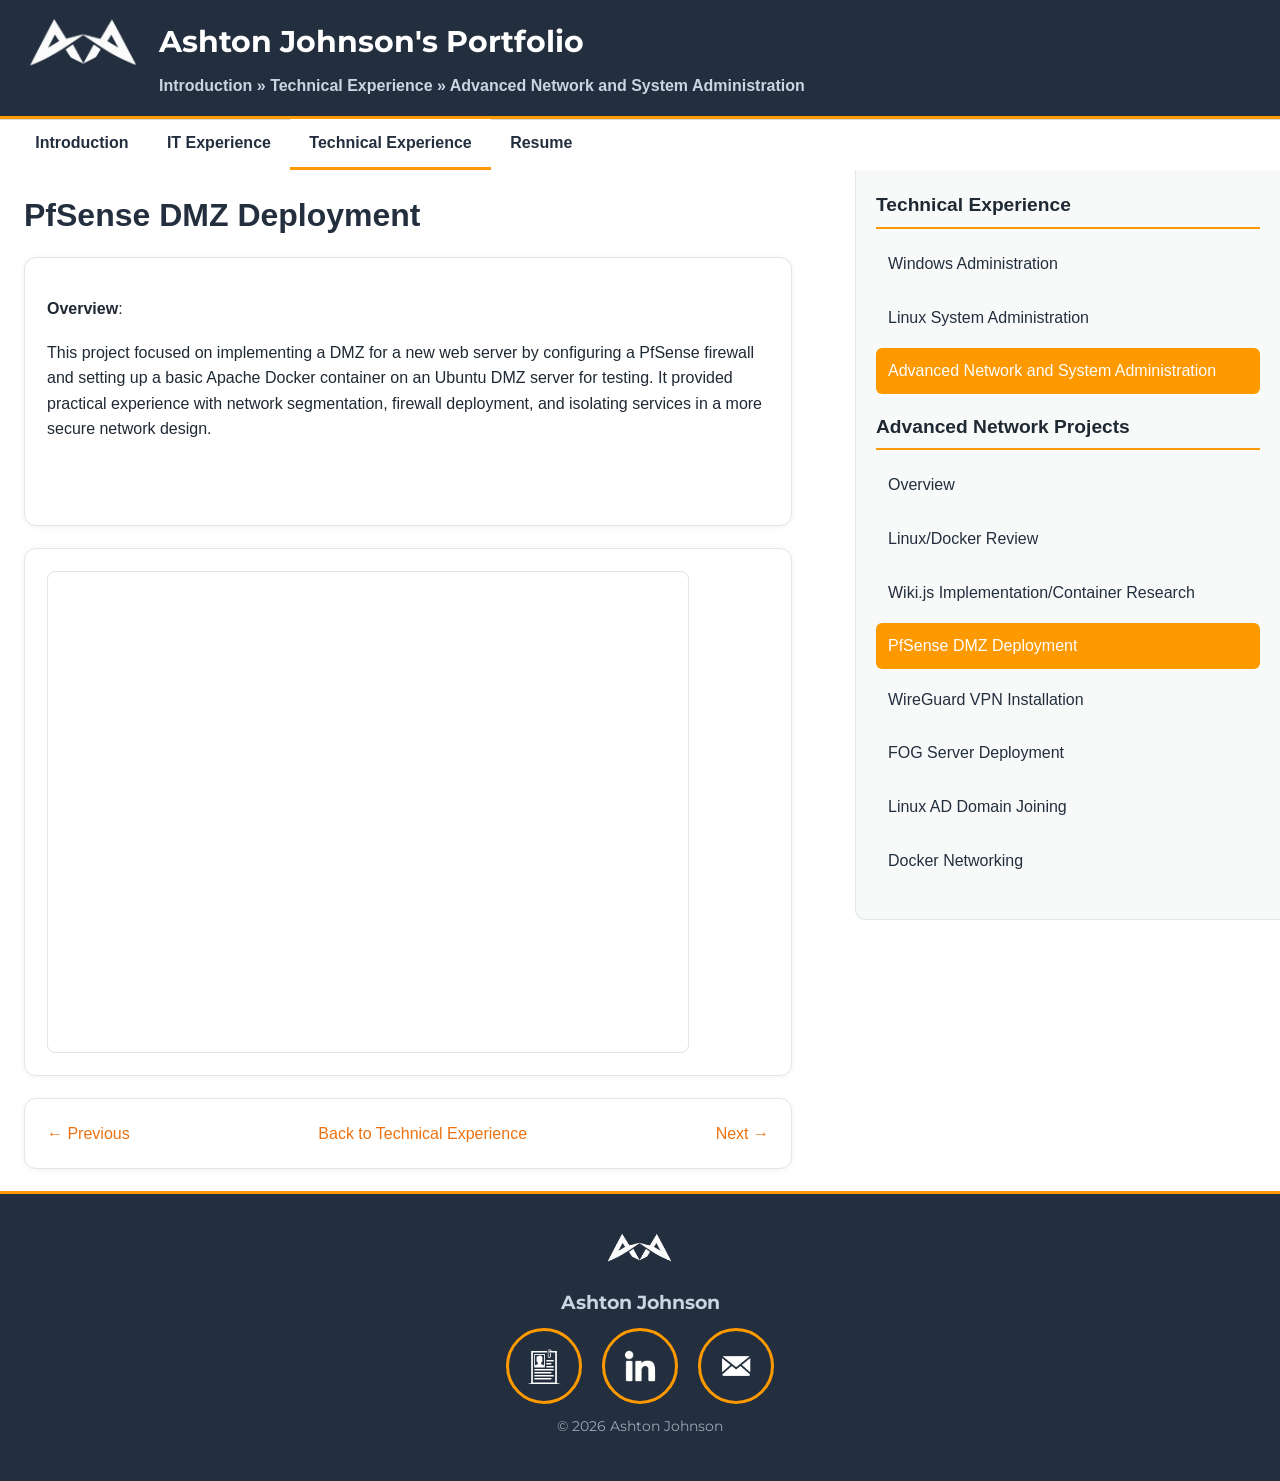
<file: advanced-network-and-system-administration_pfsense-dmz-deployment.html>
<!DOCTYPE html PUBLIC "-//W3C//DTD XHTML 1.0 Transitional//EN"
        "http://www.w3.org/TR/xhtml1/DTD/xhtml1-transitional.dtd">
<html xmlns="http://www.w3.org/1999/xhtml">
<head>
  <meta http-equiv="Content-Type" content="text/html;charset=utf-8" />
  <meta name="viewport" content="width=device-width, initial-scale=1.0">
  <title>PfSense DMZ Deployment -- Ashton Johnson Portfolio</title>
  <link href="eportfolio.css" media="screen" rel="stylesheet" type="text/css" />
  <link href="https://fonts.googleapis.com/css2?family=Montserrat:wght@400;600;700&display=swap" rel="stylesheet">
</head>
<body>
<div id="container">
  <div id="header">
    <a href="index.html" title="Created by Ashton Johnson"><img class="logo" src="logo.PNG" alt="logo"/></a>
    <h1 style="font-family: 'Montserrat', sans-serif;">Ashton Johnson&#39;s Portfolio</h1>
    <h2><a href="index.html">Introduction</a> &#187; <a href="TechnicalExperience.html">Technical Experience</a> &#187; <a href="advanced-network-and-system-administration_introduction.html">Advanced Network and System Administration</a></h2>
    <div class="clear"></div>
  </div>
  <div class="clear"></div>
  <div id="nav-level2">
    <ul>
      <li class=""><a href="index.html">Introduction</a></li>
      <li class=""><a href="it-experience.html">IT Experience</a></li>
      <li class="current"><a href="TechnicalExperience.html">Technical Experience</a></li>
      <li class=""><a href="resume_ashton-johnsons-resume.html">Resume</a></li>
    </ul>
    <div class="clear"></div>
  </div>
  <div id="content">
    <a name="skip_navigation"></a>
    <h2>PfSense DMZ Deployment</h2>
    <div id="page_content">
        
<div class="section " id="page_section_0">
  <div class="section_content">
        <p><span><strong>Overview</strong>:</span></p>
        <p><span>This project focused on implementing a DMZ for a new web server by configuring a PfSense firewall and setting up a basic Apache Docker container on an Ubuntu DMZ server for testing. It provided practical experience with network segmentation, firewall deployment, and isolating services in a more secure network design.</span></p>
        <p>&nbsp;</p>
  </div>
</div>

<div class="section " id="page_section_1">
  <div class="section_content">
        <iframe src="https://drive.google.com/file/d/1Es8KBim2Cg03GScwrQJ2EDVndH0PCXc2/preview" width="640" height="480" allow="autoplay"></iframe>
  </div>
</div>

<div class="section " id="page_section_2">
  <div class="section_content">
        <div style="display: flex; justify-content: space-between; align-items: center;">
          <a href="advanced-network-and-system-administration_wiki-dot-js-implementation-slash-container-research.html">← Previous</a>
          <a href="TechnicalExperience.html">Back to Technical Experience</a>
          <a href="advanced-network-and-system-administration_wireguard-vpn-installation.html">Next →</a>
        </div>
  </div>
</div>

    </div>
  </div>
  <div id="sidebar">
    <div class="section_header">
      Technical Experience
    </div>
    <ul id="page_list">
        <li class="page">
          <a class="page_url" href="windows-administration_windows-administration-experience.html">
            <span class="name">Windows Administration</span>
          </a>
        </li>
        <li class="page">
          <a class="page_url" href="linux-system-administration_linux-system-administration-experience.html">
            <span class="name">Linux System Administration</span>
          </a>
        </li>
        <li class="page current">
          <a class="page_url" href="advanced-network-and-system-administration_introduction.html">
            <span class="name">Advanced Network and System Administration</span>
          </a>
        </li>
    </ul>

    <div class="section_header" style="margin-top: 18px;">
      Advanced Network Projects
    </div>
    <ul id="page_list">
        <li id="page_47881" class="page ">
          <a class="page_url" href="advanced-network-and-system-administration_introduction.html">
            <span class="name">Overview</span>
          </a>
        </li>
        <li id="page_47882" class="page ">
          <a class="page_url" href="advanced-network-and-system-administration_linux-slash-docker-review.html">
            <span class="name">Linux/Docker Review</span>
          </a>
        </li>
        <li id="page_47883" class="page ">
          <a class="page_url" href="advanced-network-and-system-administration_wiki-dot-js-implementation-slash-container-research.html">
            <span class="name">Wiki.js Implementation/Container Research</span>
          </a>
        </li>
        <li id="page_47884" class="page current">
          <a class="page_url" href="advanced-network-and-system-administration_pfsense-dmz-deployment.html">
            <span class="name">PfSense DMZ Deployment</span>
          </a>
        </li>
        <li id="page_47885" class="page ">
          <a class="page_url" href="advanced-network-and-system-administration_wireguard-vpn-installation.html">
            <span class="name">WireGuard VPN Installation</span>
          </a>
        </li>
        <li id="page_47886" class="page ">
          <a class="page_url" href="advanced-network-and-system-administration_fog-server-deployment.html">
            <span class="name">FOG Server Deployment</span>
          </a>
        </li>
        <li id="page_47887" class="page ">
          <a class="page_url" href="advanced-network-and-system-administration_linux-ad-domain-joining.html">
            <span class="name">Linux AD Domain Joining</span>
          </a>
        </li>
        <li id="page_47888" class="page ">
          <a class="page_url" href="advanced-network-and-system-administration_docker-networking.html">
            <span class="name">Docker Networking</span>
          </a>
        </li>
    </ul>
  </div>
</div>

<div id="footer">
  <div class="footer-inner">

    <a href="index.html" title="Created by Ashton Johnson">
      <img class="footer-logo" src="logo.PNG" alt="logo"/>
    </a>

    <p class="footer-title">Ashton Johnson</p>

    <p class="footer-links">
      <a href="resume_ashton-johnsons-resume.html" class="contact-circle" title="Resume">
        <img src="resume.PNG" alt="Resume" />
      </a>
      <a href="https://www.linkedin.com/in/ashton-a-johnson/" class="contact-circle" title="LinkedIn">
        <img src="linked.PNG" alt="LinkedIn" />
      </a>
      <a href="mailto:ashton.alisander@protonmail.com?subject=Portfolio%20Inquiry" class="contact-circle" title="Email">
        <img src="email.PNG" alt="Email" />
      </a>
    </p>

    <p class="footer-copy">© 2026 Ashton Johnson</p>

  </div>
</div>

</body>
</html>
</file>
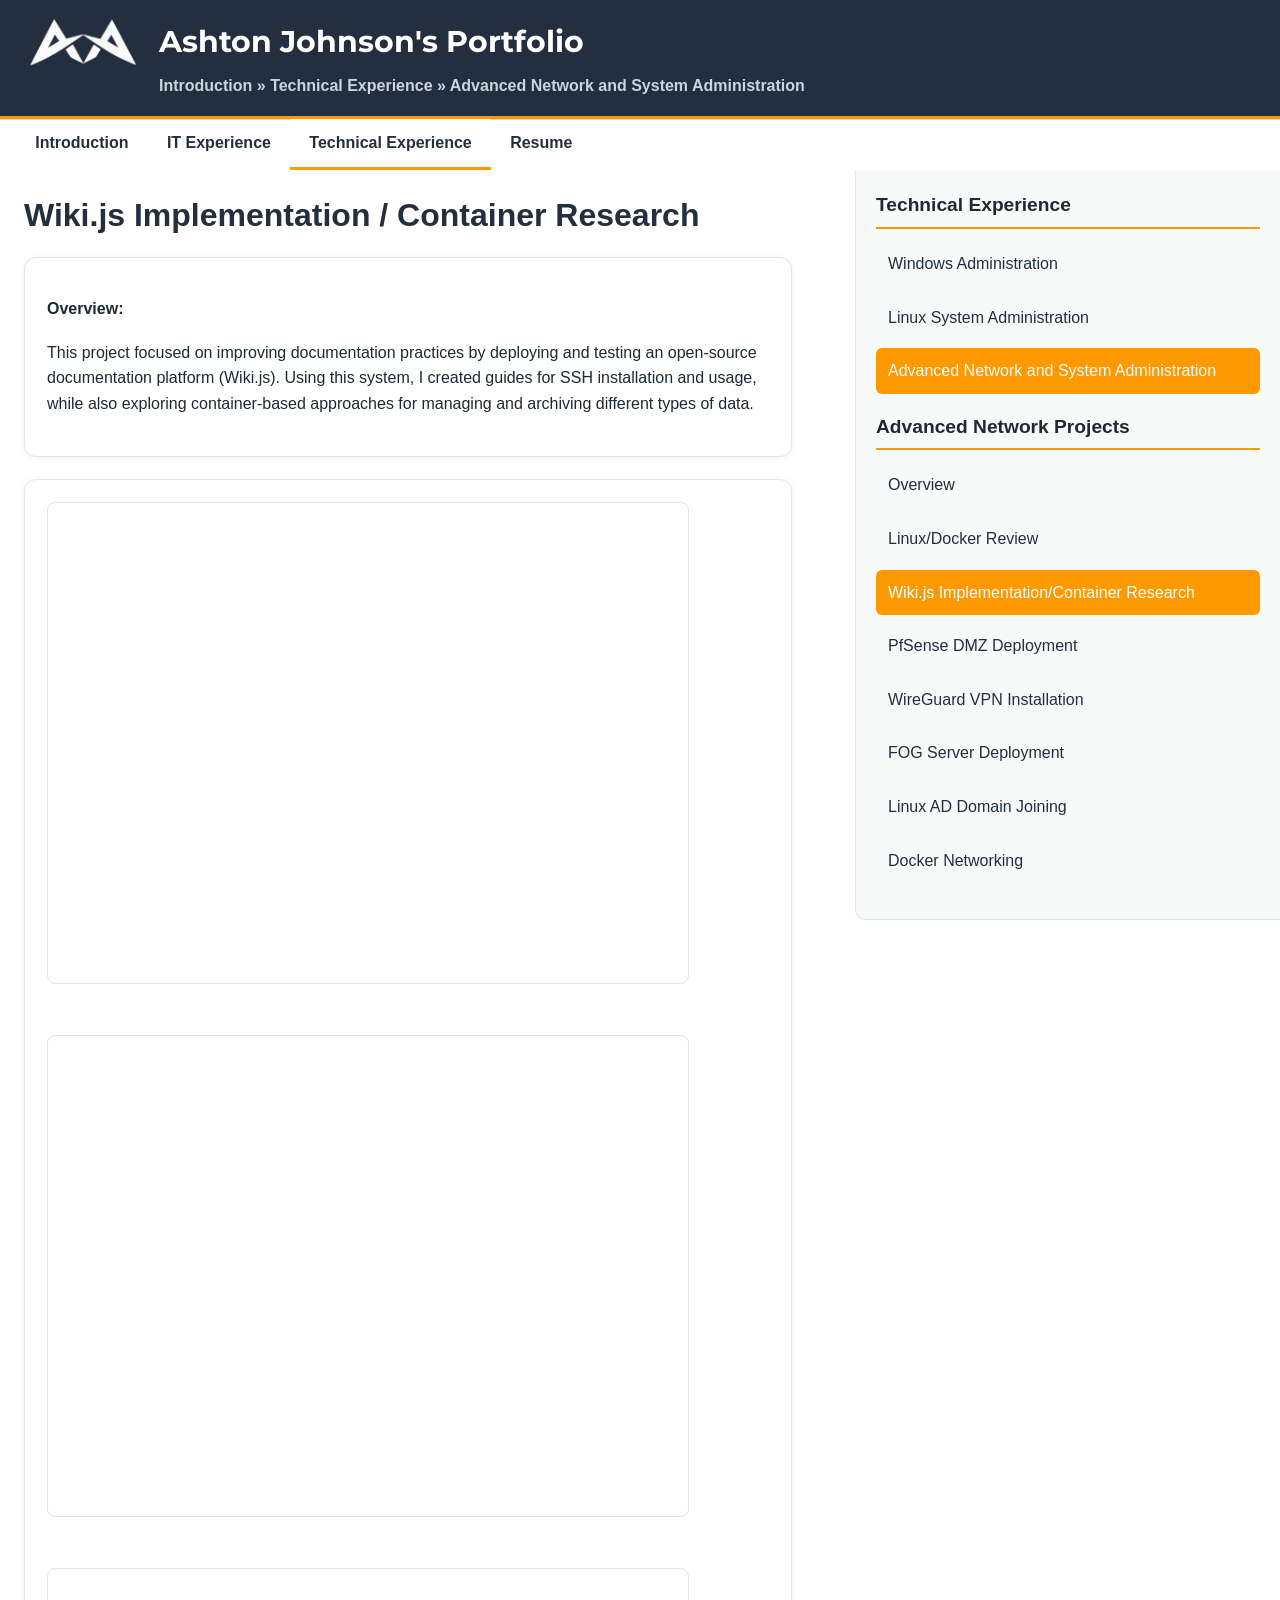
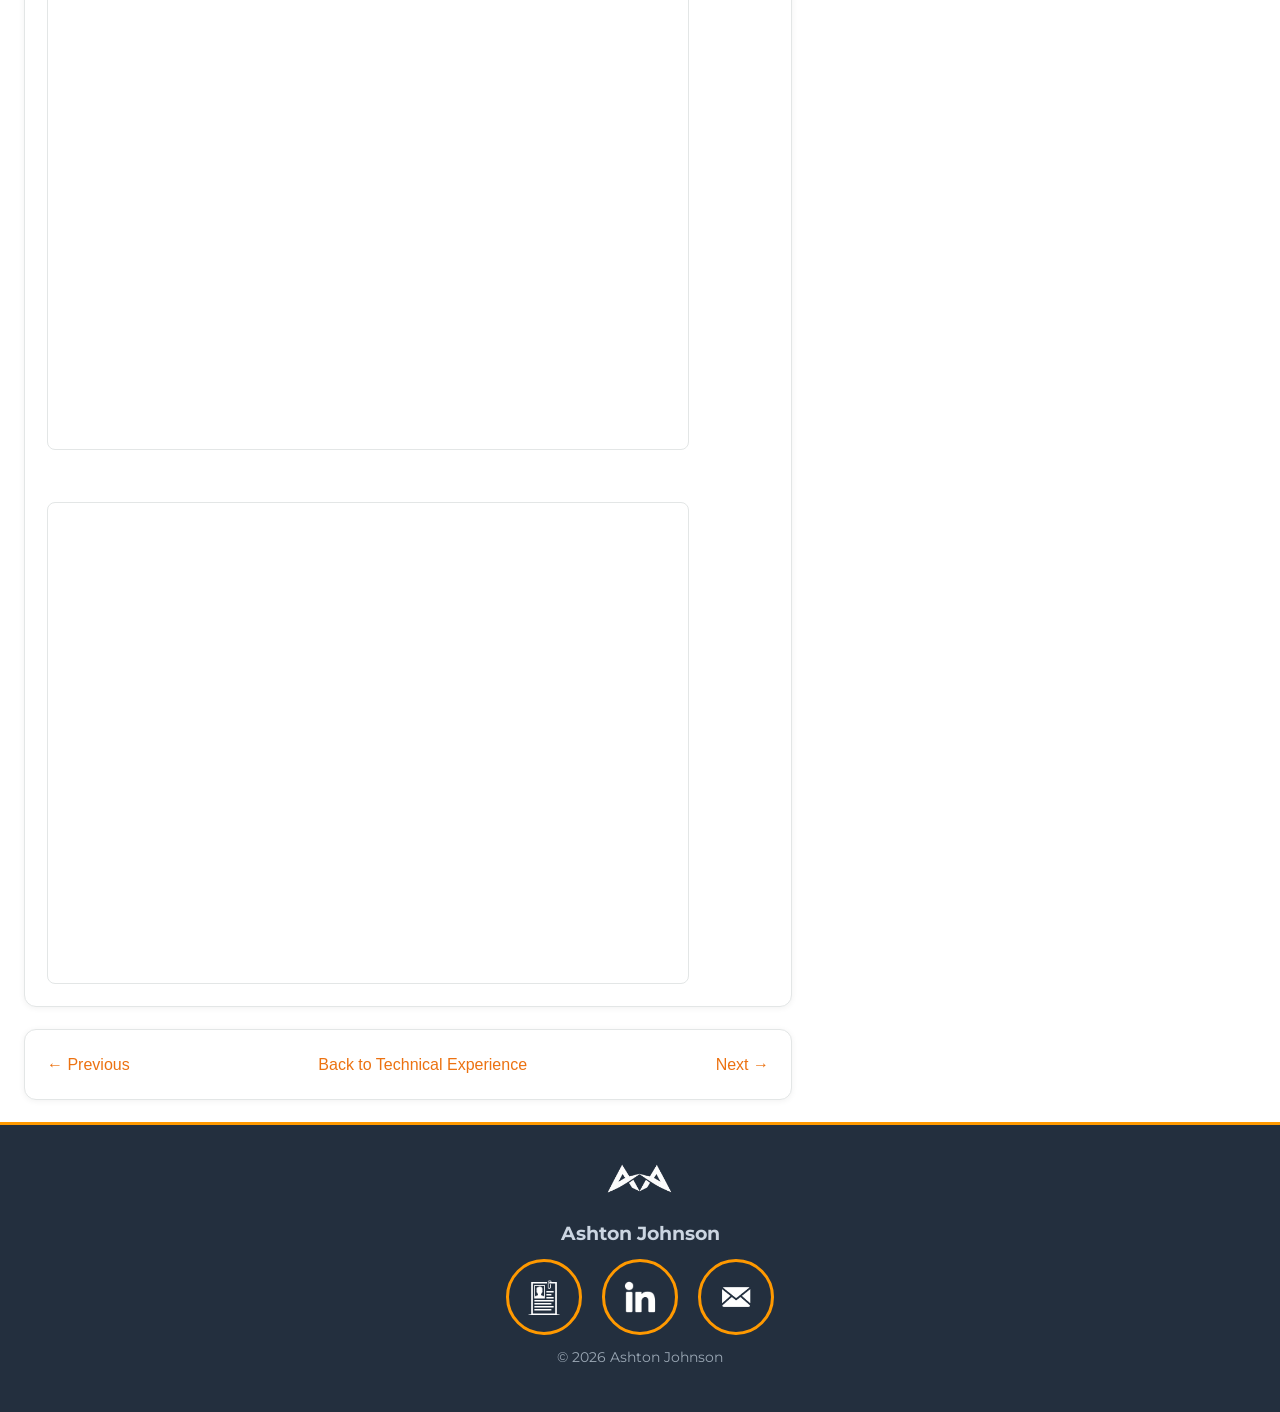
<file: advanced-network-and-system-administration_wiki-dot-js-implementation-slash-container-research.html>
<!DOCTYPE html PUBLIC "-//W3C//DTD XHTML 1.0 Transitional//EN"
        "http://www.w3.org/TR/xhtml1/DTD/xhtml1-transitional.dtd">
<html xmlns="http://www.w3.org/1999/xhtml">
<head>
  <meta http-equiv="Content-Type" content="text/html;charset=utf-8" />
  <meta name="viewport" content="width=device-width, initial-scale=1.0">
  <title>Wiki.js Implementation / Container Research -- Ashton Johnson Portfolio</title>
  <link href="eportfolio.css" media="screen" rel="stylesheet" type="text/css" />
  <link href="https://fonts.googleapis.com/css2?family=Montserrat:wght@400;600;700&display=swap" rel="stylesheet">
</head>
<body>
<div id="container">
  <div id="header">
    <a href="index.html" title="Created by Ashton Johnson"><img class="logo" src="logo.PNG" alt="logo"/></a>
    <h1 style="font-family: 'Montserrat', sans-serif;">Ashton Johnson&#39;s Portfolio</h1>
    <h2><a href="index.html">Introduction</a> &#187; <a href="TechnicalExperience.html">Technical Experience</a> &#187; <a href="advanced-network-and-system-administration_introduction.html">Advanced Network and System Administration</a></h2>
    <div class="clear"></div>
  </div>

  <div class="clear"></div>

  <div id="nav-level2">
    <ul>
      <li class=""><a href="index.html">Introduction</a></li>
      <li class=""><a href="it-experience.html">IT Experience</a></li>
      <li class="current"><a href="TechnicalExperience.html">Technical Experience</a></li>
      <li class=""><a href="resume_ashton-johnsons-resume.html">Resume</a></li>
    </ul>
    <div class="clear"></div>
  </div>

  <div id="content">
    <a name="skip_navigation"></a>
    <h2>Wiki.js Implementation / Container Research</h2>

    <div id="page_content">

      <div class="section " id="page_section_0">
        <div class="section_content">
          <p><strong>Overview:</strong></p>
          <p>
            This project focused on improving documentation practices by deploying and testing an open-source documentation platform (Wiki.js). 
            Using this system, I created guides for SSH installation and usage, while also exploring container-based approaches for managing and 
            archiving different types of data.
          </p>
        </div>
      </div>

      <div class="section " id="page_section_1">
        <div class="section_content">
          <iframe src="https://drive.google.com/file/d/1iBLBXi_qeN6RR-T2xp_0Xb7PcAlJDY69/preview" width="640" height="480" allow="autoplay"></iframe><br><br><br>
          <iframe src="https://drive.google.com/file/d/10mT9Zm_wXX4TBu3Z9WqsjKEn5ugTYZ_9/preview" width="640" height="480" allow="autoplay"></iframe><br><br><br>
          <iframe src="https://drive.google.com/file/d/1qcSTKEUZyQeIcgZqvBbCW04WV9YnvCJQ/preview" width="640" height="480" allow="autoplay"></iframe><br><br><br>
          <iframe src="https://drive.google.com/file/d/10OfddT0rInpqX7nTnqRgP1A-TDN5qFrP/preview" width="640" height="480" allow="autoplay"></iframe>
        </div>
      </div>

      <div class="section " id="page_section_2">
        <div class="section_content">
          <div style="display: flex; justify-content: space-between; align-items: center;">
            <a href="advanced-network-and-system-administration_linux-slash-docker-review.html">← Previous</a>
            <a href="TechnicalExperience.html">Back to Technical Experience</a>
            <a href="advanced-network-and-system-administration_pfsense-dmz-deployment.html">Next →</a>
          </div>
        </div>
      </div>

    </div>
  </div>

  <div id="sidebar">

    <!-- Top level navigation -->
    <div class="section_header">
      Technical Experience
    </div>
    <ul id="page_list">
      <li class="page">
        <a class="page_url" href="windows-administration_windows-administration-experience.html">
          <span class="name">Windows Administration</span>
        </a>
      </li>
      <li class="page">
        <a class="page_url" href="linux-system-administration_linux-system-administration-experience.html">
          <span class="name">Linux System Administration</span>
        </a>
      </li>
      <li class="page current">
        <a class="page_url" href="advanced-network-and-system-administration_introduction.html">
          <span class="name">Advanced Network and System Administration</span>
        </a>
      </li>
    </ul>

    <!-- Sub-project navigation -->
    <div class="section_header" style="margin-top: 18px;">
      Advanced Network Projects
    </div>
    <ul id="page_list">
      <li class="page">
        <a class="page_url" href="advanced-network-and-system-administration_introduction.html">
          <span class="name">Overview</span>
        </a>
      </li>
      <li class="page">
        <a class="page_url" href="advanced-network-and-system-administration_linux-slash-docker-review.html">
          <span class="name">Linux/Docker Review</span>
        </a>
      </li>
      <li class="page current">
        <a class="page_url" href="advanced-network-and-system-administration_wiki-dot-js-implementation-slash-container-research.html">
          <span class="name">Wiki.js Implementation/Container Research</span>
        </a>
      </li>
      <li class="page">
        <a class="page_url" href="advanced-network-and-system-administration_pfsense-dmz-deployment.html">
          <span class="name">PfSense DMZ Deployment</span>
        </a>
      </li>
      <li class="page">
        <a class="page_url" href="advanced-network-and-system-administration_wireguard-vpn-installation.html">
          <span class="name">WireGuard VPN Installation</span>
        </a>
      </li>
      <li class="page">
        <a class="page_url" href="advanced-network-and-system-administration_fog-server-deployment.html">
          <span class="name">FOG Server Deployment</span>
        </a>
      </li>
      <li class="page">
        <a class="page_url" href="advanced-network-and-system-administration_linux-ad-domain-joining.html">
          <span class="name">Linux AD Domain Joining</span>
        </a>
      </li>
      <li class="page">
        <a class="page_url" href="advanced-network-and-system-administration_docker-networking.html">
          <span class="name">Docker Networking</span>
        </a>
      </li>
    </ul>

  </div>
</div>

<div id="footer">
  <div class="footer-inner">

    <a href="index.html" title="Created by Ashton Johnson">
      <img class="footer-logo" src="logo.PNG" alt="logo"/>
    </a>

    <p class="footer-title">Ashton Johnson</p>

    <p class="footer-links">
      <a href="resume_ashton-johnsons-resume.html" class="contact-circle" title="Resume">
        <img src="resume.PNG" alt="Resume" />
      </a>
      <a href="https://www.linkedin.com/in/ashton-a-johnson/" class="contact-circle" title="LinkedIn">
        <img src="linked.PNG" alt="LinkedIn" />
      </a>
      <a href="mailto:ashton.alisander@protonmail.com?subject=Portfolio%20Inquiry" class="contact-circle" title="Email">
        <img src="email.PNG" alt="Email" />
      </a>
    </p>

    <p class="footer-copy">© 2026 Ashton Johnson</p>

  </div>
</div>

</body>
</html>
</file>
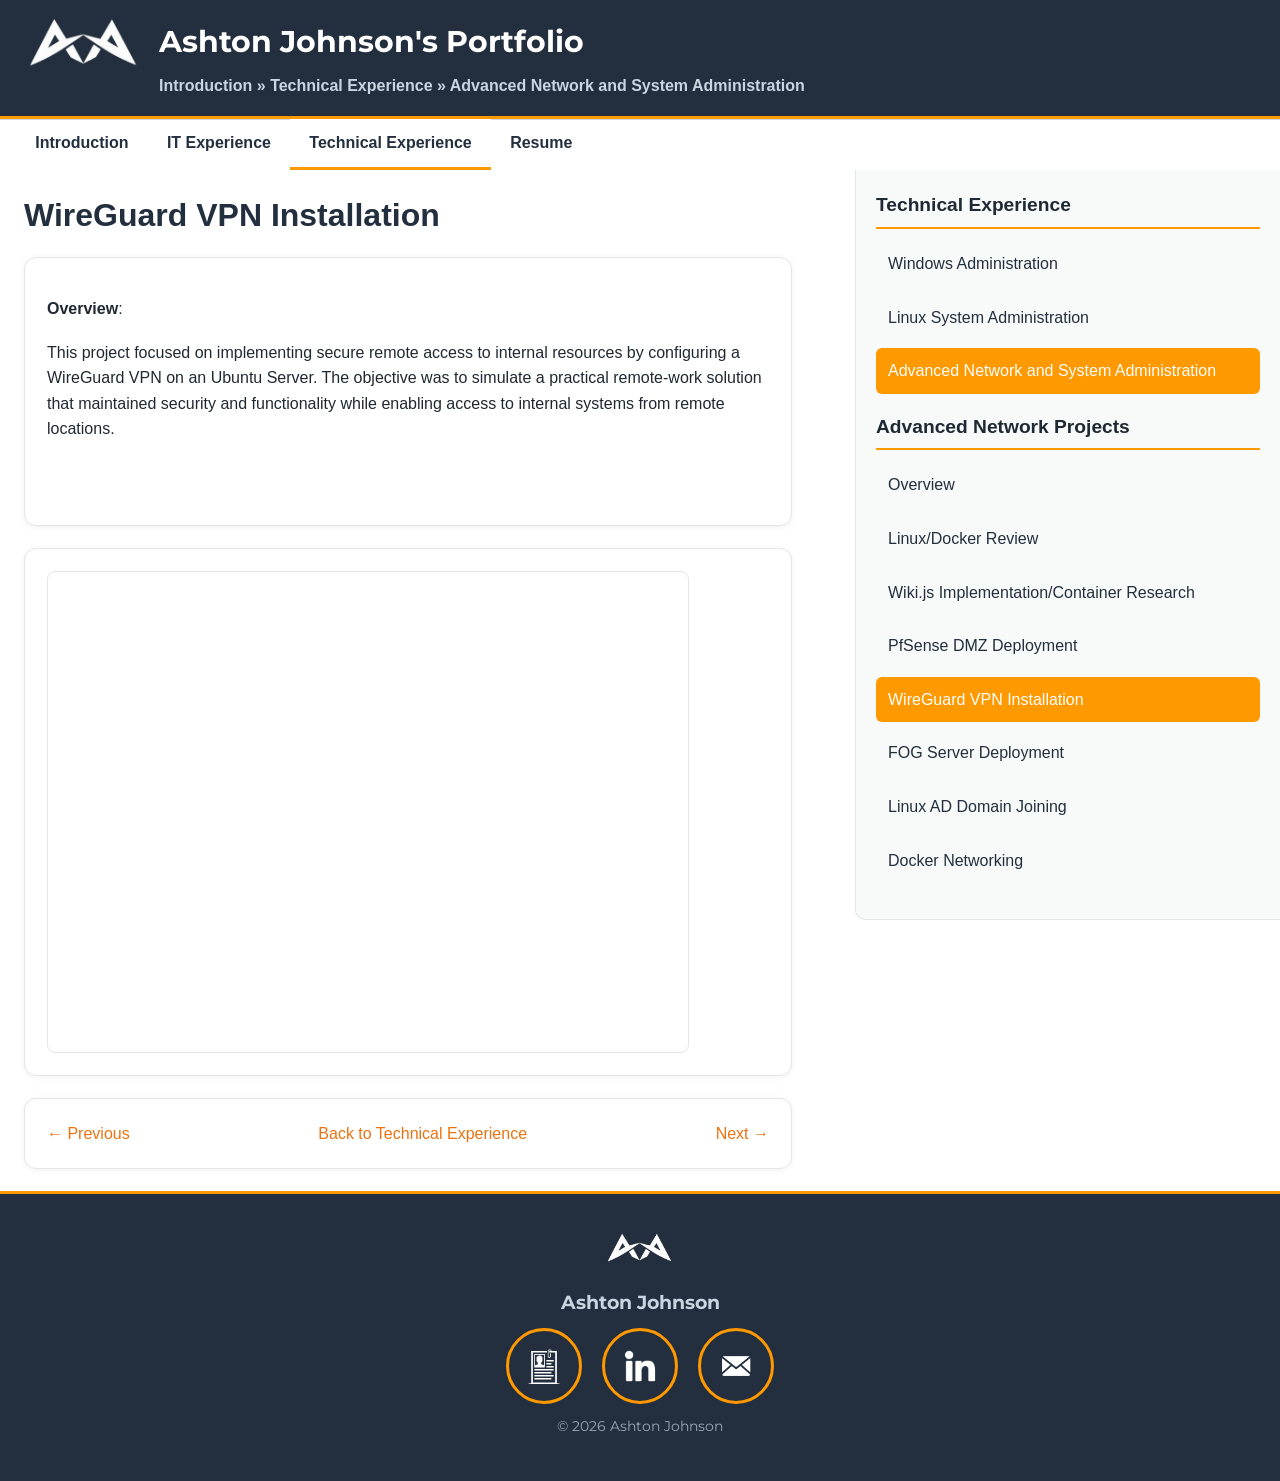
<file: advanced-network-and-system-administration_wireguard-vpn-installation.html>
<!DOCTYPE html PUBLIC "-//W3C//DTD XHTML 1.0 Transitional//EN"
        "http://www.w3.org/TR/xhtml1/DTD/xhtml1-transitional.dtd">
<html xmlns="http://www.w3.org/1999/xhtml">
<head>
  <meta http-equiv="Content-Type" content="text/html;charset=utf-8" />
  <meta name="viewport" content="width=device-width, initial-scale=1.0">
  <title>WireGuard VPN Installation -- Ashton Johnson Portfolio</title>
  <link href="eportfolio.css" media="screen" rel="stylesheet" type="text/css" />
  <link href="https://fonts.googleapis.com/css2?family=Montserrat:wght@400;600;700&display=swap" rel="stylesheet">
</head>
<body>
<div id="container">
  <div id="header">
    <a href="index.html" title="Created by Ashton Johnson"><img class="logo" src="logo.PNG" alt="logo"/></a>
    <h1 style="font-family: 'Montserrat', sans-serif;">Ashton Johnson&#39;s Portfolio</h1>
    <h2><a href="index.html">Introduction</a> &#187; <a href="TechnicalExperience.html">Technical Experience</a> &#187; <a href="advanced-network-and-system-administration_introduction.html">Advanced Network and System Administration</a></h2>
    <div class="clear"></div>
  </div>
  <div class="clear"></div>
  <div id="nav-level2">
    <ul>
      <li class=""><a href="index.html">Introduction</a></li>
      <li class=""><a href="it-experience.html">IT Experience</a></li>
      <li class="current"><a href="TechnicalExperience.html">Technical Experience</a></li>
      <li class=""><a href="resume_ashton-johnsons-resume.html">Resume</a></li>
    </ul>
    <div class="clear"></div>
  </div>
  <div id="content">
    <a name="skip_navigation"></a>
    <h2>WireGuard VPN Installation</h2>
    <div id="page_content">
        
<div class="section " id="page_section_0">
  <div class="section_content">
        <p><span><strong>Overview</strong>:</span></p>
        <p>This project focused on implementing secure remote access to internal resources by configuring a WireGuard VPN on an Ubuntu Server. The objective was to simulate a practical remote-work solution that maintained security and functionality while enabling access to internal systems from remote locations.</p>
        <p>&nbsp;</p>
  </div>
</div>

<div class="section " id="page_section_1">
  <div class="section_content">
        <iframe src="https://drive.google.com/file/d/1nAJ6rTT3x0GDkXimp6YVKKjYakm_nSzd/preview" width="640" height="480" allow="autoplay"></iframe>
  </div>
</div>

<div class="section " id="page_section_2">
  <div class="section_content">
        <div style="display: flex; justify-content: space-between; align-items: center;">
          <a href="advanced-network-and-system-administration_pfsense-dmz-deployment.html">← Previous</a>
          <a href="TechnicalExperience.html">Back to Technical Experience</a>
          <a href="advanced-network-and-system-administration_fog-server-deployment.html">Next →</a>
        </div>
  </div>
</div>

    </div>
  </div>
  <div id="sidebar">
    <div class="section_header">
      Technical Experience
    </div>
    <ul id="page_list">
        <li class="page">
          <a class="page_url" href="windows-administration_windows-administration-experience.html">
            <span class="name">Windows Administration</span>
          </a>
        </li>
        <li class="page">
          <a class="page_url" href="linux-system-administration_linux-system-administration-experience.html">
            <span class="name">Linux System Administration</span>
          </a>
        </li>
        <li class="page current">
          <a class="page_url" href="advanced-network-and-system-administration_introduction.html">
            <span class="name">Advanced Network and System Administration</span>
          </a>
        </li>
    </ul>

    <div class="section_header" style="margin-top: 18px;">
      Advanced Network Projects
    </div>
    <ul id="page_list">
        <li id="page_47881" class="page ">
          <a class="page_url" href="advanced-network-and-system-administration_introduction.html">
            <span class="name">Overview</span>
          </a>
        </li>
        <li id="page_47882" class="page ">
          <a class="page_url" href="advanced-network-and-system-administration_linux-slash-docker-review.html">
            <span class="name">Linux/Docker Review</span>
          </a>
        </li>
        <li id="page_47883" class="page ">
          <a class="page_url" href="advanced-network-and-system-administration_wiki-dot-js-implementation-slash-container-research.html">
            <span class="name">Wiki.js Implementation/Container Research</span>
          </a>
        </li>
        <li id="page_47884" class="page ">
          <a class="page_url" href="advanced-network-and-system-administration_pfsense-dmz-deployment.html">
            <span class="name">PfSense DMZ Deployment</span>
          </a>
        </li>
        <li id="page_47885" class="page current">
          <a class="page_url" href="advanced-network-and-system-administration_wireguard-vpn-installation.html">
            <span class="name">WireGuard VPN Installation</span>
          </a>
        </li>
        <li id="page_47886" class="page ">
          <a class="page_url" href="advanced-network-and-system-administration_fog-server-deployment.html">
            <span class="name">FOG Server Deployment</span>
          </a>
        </li>
        <li id="page_47887" class="page ">
          <a class="page_url" href="advanced-network-and-system-administration_linux-ad-domain-joining.html">
            <span class="name">Linux AD Domain Joining</span>
          </a>
        </li>
        <li id="page_47888" class="page ">
          <a class="page_url" href="advanced-network-and-system-administration_docker-networking.html">
            <span class="name">Docker Networking</span>
          </a>
        </li>
    </ul>
  </div>
</div>

<div id="footer">
  <div class="footer-inner">

    <a href="index.html" title="Created by Ashton Johnson">
      <img class="footer-logo" src="logo.PNG" alt="logo"/>
    </a>

    <p class="footer-title">Ashton Johnson</p>

    <p class="footer-links">
      <a href="resume_ashton-johnsons-resume.html" class="contact-circle" title="Resume">
        <img src="resume.PNG" alt="Resume" />
      </a>
      <a href="https://www.linkedin.com/in/ashton-a-johnson/" class="contact-circle" title="LinkedIn">
        <img src="linked.PNG" alt="LinkedIn" />
      </a>
      <a href="mailto:ashton.alisander@protonmail.com?subject=Portfolio%20Inquiry" class="contact-circle" title="Email">
        <img src="email.PNG" alt="Email" />
      </a>
    </p>

    <p class="footer-copy">© 2026 Ashton Johnson</p>

  </div>
</div>

</body>
</html>
</file>
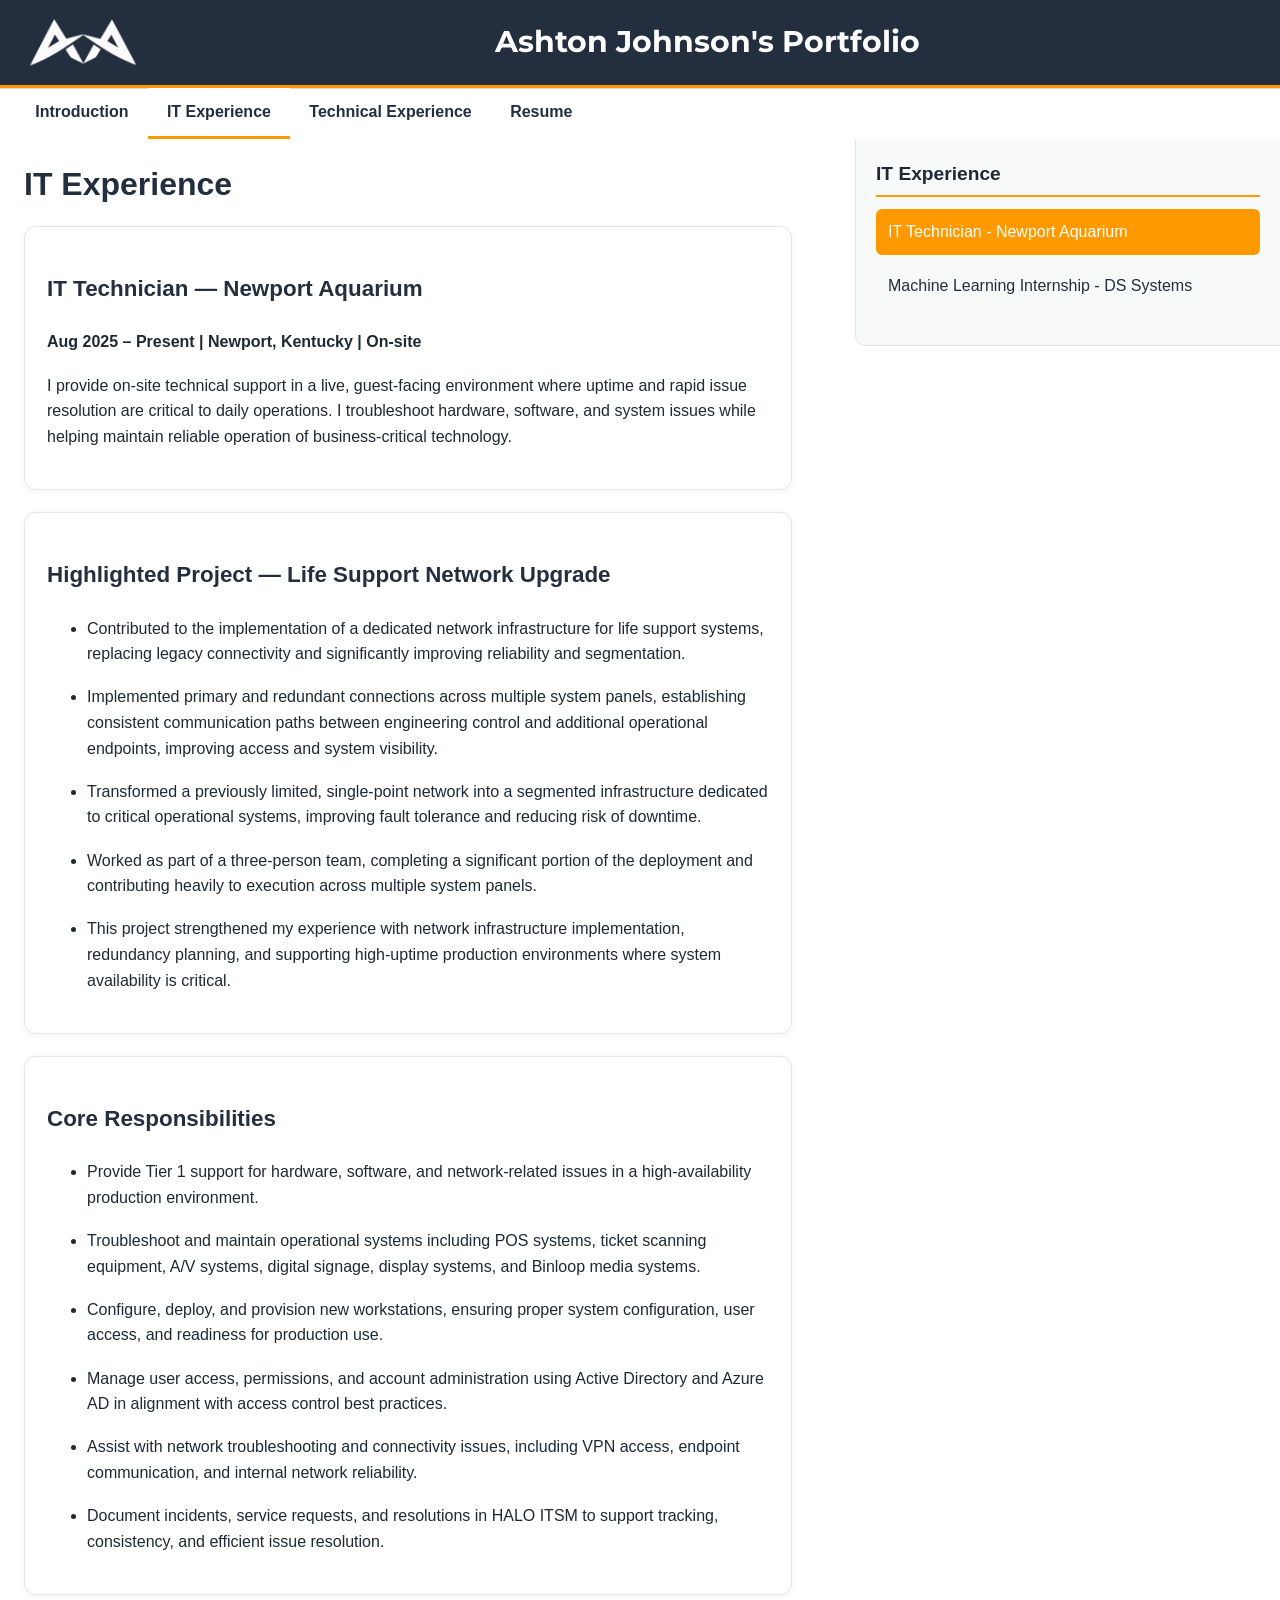
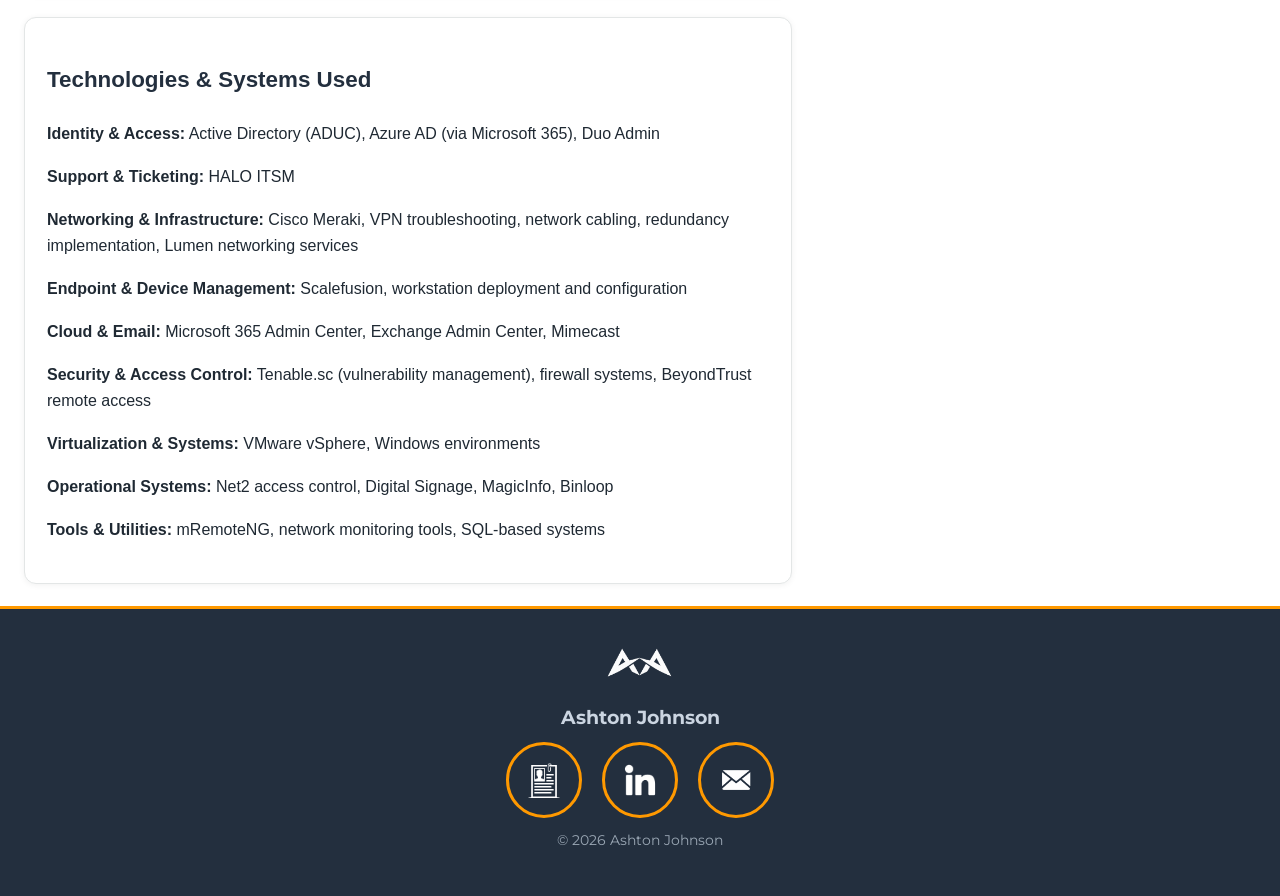
<file: it-experience.html>
<!DOCTYPE html PUBLIC "-//W3C//DTD XHTML 1.0 Transitional//EN"
        "http://www.w3.org/TR/xhtml1/DTD/xhtml1-transitional.dtd">
<html xmlns="http://www.w3.org/1999/xhtml">
<head>
  <meta http-equiv="Content-Type" content="text/html;charset=utf-8" />
  <meta name="viewport" content="width=device-width, initial-scale=1.0">
  <title>IT Experience -- Ashton Johnson Portfolio</title>
  <link href="eportfolio.css" media="screen" rel="stylesheet" type="text/css" />
  <link href="https://fonts.googleapis.com/css2?family=Montserrat:wght@400;600;700&display=swap" rel="stylesheet">
</head>

<body>
<div id="container">

  <div id="header">
    <a href="index.html" title="Created by Ashton Johnson">
      <img class="logo" src="logo.PNG" alt="logo"/>
    </a>
    <h1 style="text-align: center; font-family: 'Montserrat', sans-serif;">Ashton Johnson&#39;s Portfolio</h1>
    <div class="clear"></div>
  </div>

  <div class="clear"></div>

  <div id="nav-level2">
    <ul>
      <li><a href="index.html">Introduction</a></li>
      <li class="current"><a href="it-experience.html">IT Experience</a></li>
      <li><a href="TechnicalExperience.html">Technical Experience</a></li>
      <li><a href="resume_ashton-johnsons-resume.html">Resume</a></li>
    </ul>
    <div class="clear"></div>
  </div>

  <div id="content">
    <a name="skip_navigation"></a>
    <h2>IT Experience</h2>

    <div id="page_content">

      <!-- ROLE -->
      <div class="section">
        <div class="section_content">
          <h3><strong>IT Technician — Newport Aquarium</strong></h3>
          <p><font size="3"><strong>Aug 2025 – Present | Newport, Kentucky | On-site</strong></font></p>
          <p><font size="3">
            I provide on-site technical support in a live, guest-facing environment where uptime and rapid issue resolution are critical to daily operations. I troubleshoot hardware, software, and system issues while helping maintain reliable operation of business-critical technology.
          </font></p>
        </div>
      </div>

      <!-- BEST PROJECT -->
      <div class="section">
        <div class="section_content">
          <h3><strong>Highlighted Project — Life Support Network Upgrade</strong></h3>
<ul>
<li><p><font size="3">
Contributed to the implementation of a dedicated network infrastructure for life support systems, replacing legacy connectivity and significantly improving reliability and segmentation.
</font></p></li>

<li><p><font size="3">
Implemented primary and redundant connections across multiple system panels, establishing consistent communication paths between engineering control and additional operational endpoints, improving access and system visibility.
</font></p></li>

<li><p><font size="3">
Transformed a previously limited, single-point network into a segmented infrastructure dedicated to critical operational systems, improving fault tolerance and reducing risk of downtime.
</font></p></li>

<li><p><font size="3">
Worked as part of a three-person team, completing a significant portion of the deployment and contributing heavily to execution across multiple system panels.
</font></p></li>

<li><p><font size="3">
This project strengthened my experience with network infrastructure implementation, redundancy planning, and supporting high-uptime production environments where system availability is critical.
</font></p></li>
</ul>
        </div>
      </div>

      <!-- RESPONSIBILITIES -->
      <div class="section">
        <div class="section_content">
          <h3><strong>Core Responsibilities</strong></h3>
<ul>
  <li><p><font size="3">Provide Tier 1 support for hardware, software, and network-related issues in a high-availability production environment.</font></li></p>

  <li><p><font size="3">Troubleshoot and maintain operational systems including POS systems, ticket scanning equipment, A/V systems, digital signage, display systems, and Binloop media systems.</font></li></p>

  <li><p><font size="3">Configure, deploy, and provision new workstations, ensuring proper system configuration, user access, and readiness for production use.</font></li></p>

  <li><p><font size="3">Manage user access, permissions, and account administration using Active Directory and Azure AD in alignment with access control best practices.</font></li></p>

  <li><p><font size="3">Assist with network troubleshooting and connectivity issues, including VPN access, endpoint communication, and internal network reliability.</font></li></p>

  <li><p><font size="3">Document incidents, service requests, and resolutions in HALO ITSM to support tracking, consistency, and efficient issue resolution.</font></li></p>
</ul>
        </div>
      </div>

      <!-- TECHNOLOGIES -->
<div class="section">
  <div class="section_content">
    <h3><strong>Technologies &amp; Systems Used</strong></h3>

    <p><font size="3"><strong>Identity &amp; Access:</strong> Active Directory (ADUC), Azure AD (via Microsoft 365), Duo Admin</font></p>

    <p><font size="3"><strong>Support &amp; Ticketing:</strong> HALO ITSM</font></p>

    <p><font size="3"><strong>Networking &amp; Infrastructure:</strong> Cisco Meraki, VPN troubleshooting, network cabling, redundancy implementation, Lumen networking services</font></p>

    <p><font size="3"><strong>Endpoint &amp; Device Management:</strong> Scalefusion, workstation deployment and configuration</font></p>

    <p><font size="3"><strong>Cloud &amp; Email:</strong> Microsoft 365 Admin Center, Exchange Admin Center, Mimecast</font></p>

    <p><font size="3"><strong>Security &amp; Access Control:</strong> Tenable.sc (vulnerability management), firewall systems, BeyondTrust remote access</font></p>

    <p><font size="3"><strong>Virtualization &amp; Systems:</strong> VMware vSphere, Windows environments</font></p>

    <p><font size="3"><strong>Operational Systems:</strong> Net2 access control, Digital Signage, MagicInfo, Binloop</font></p>

    <p><font size="3"><strong>Tools &amp; Utilities:</strong> mRemoteNG, network monitoring tools, SQL-based systems</font></p>

  </div>
</div>

    </div>
  </div>

  <!-- SIDEBAR -->
  <div id="sidebar">
    <div class="section_header">
      IT Experience
    </div>
    <ul id="page_list">
      <li class="page current">
        <a class="page_url" href="it-experience.html">
          <span class="name">IT Technician - Newport Aquarium</span>
        </a>
      </li>
      <li class="page">
        <a class="page_url" href="machine-learning-internship.html">
          <span class="name">Machine Learning Internship - DS Systems</span>
        </a>
      </li>
    </ul>
  </div>

</div>

<!-- FOOTER -->
<div id="footer">
  <div class="footer-inner">

    <a href="index.html">
      <img class="footer-logo" src="logo.PNG" alt="logo"/>
    </a>

    <p class="footer-title">Ashton Johnson</p>

    <p class="footer-links">
      <a href="resume_ashton-johnsons-resume.html" class="contact-circle">
        <img src="resume.PNG" alt="Resume" />
      </a>
      <a href="https://www.linkedin.com/in/ashton-a-johnson/" class="contact-circle">
        <img src="linked.PNG" alt="LinkedIn" />
      </a>
      <a href="mailto:ashton.alisander@protonmail.com?subject=Portfolio%20Inquiry" class="contact-circle">
        <img src="email.PNG" alt="Email" />
      </a>
    </p>

    <p class="footer-copy">© 2026 Ashton Johnson</p>

  </div>
</div>

</body>
</html>
</file>
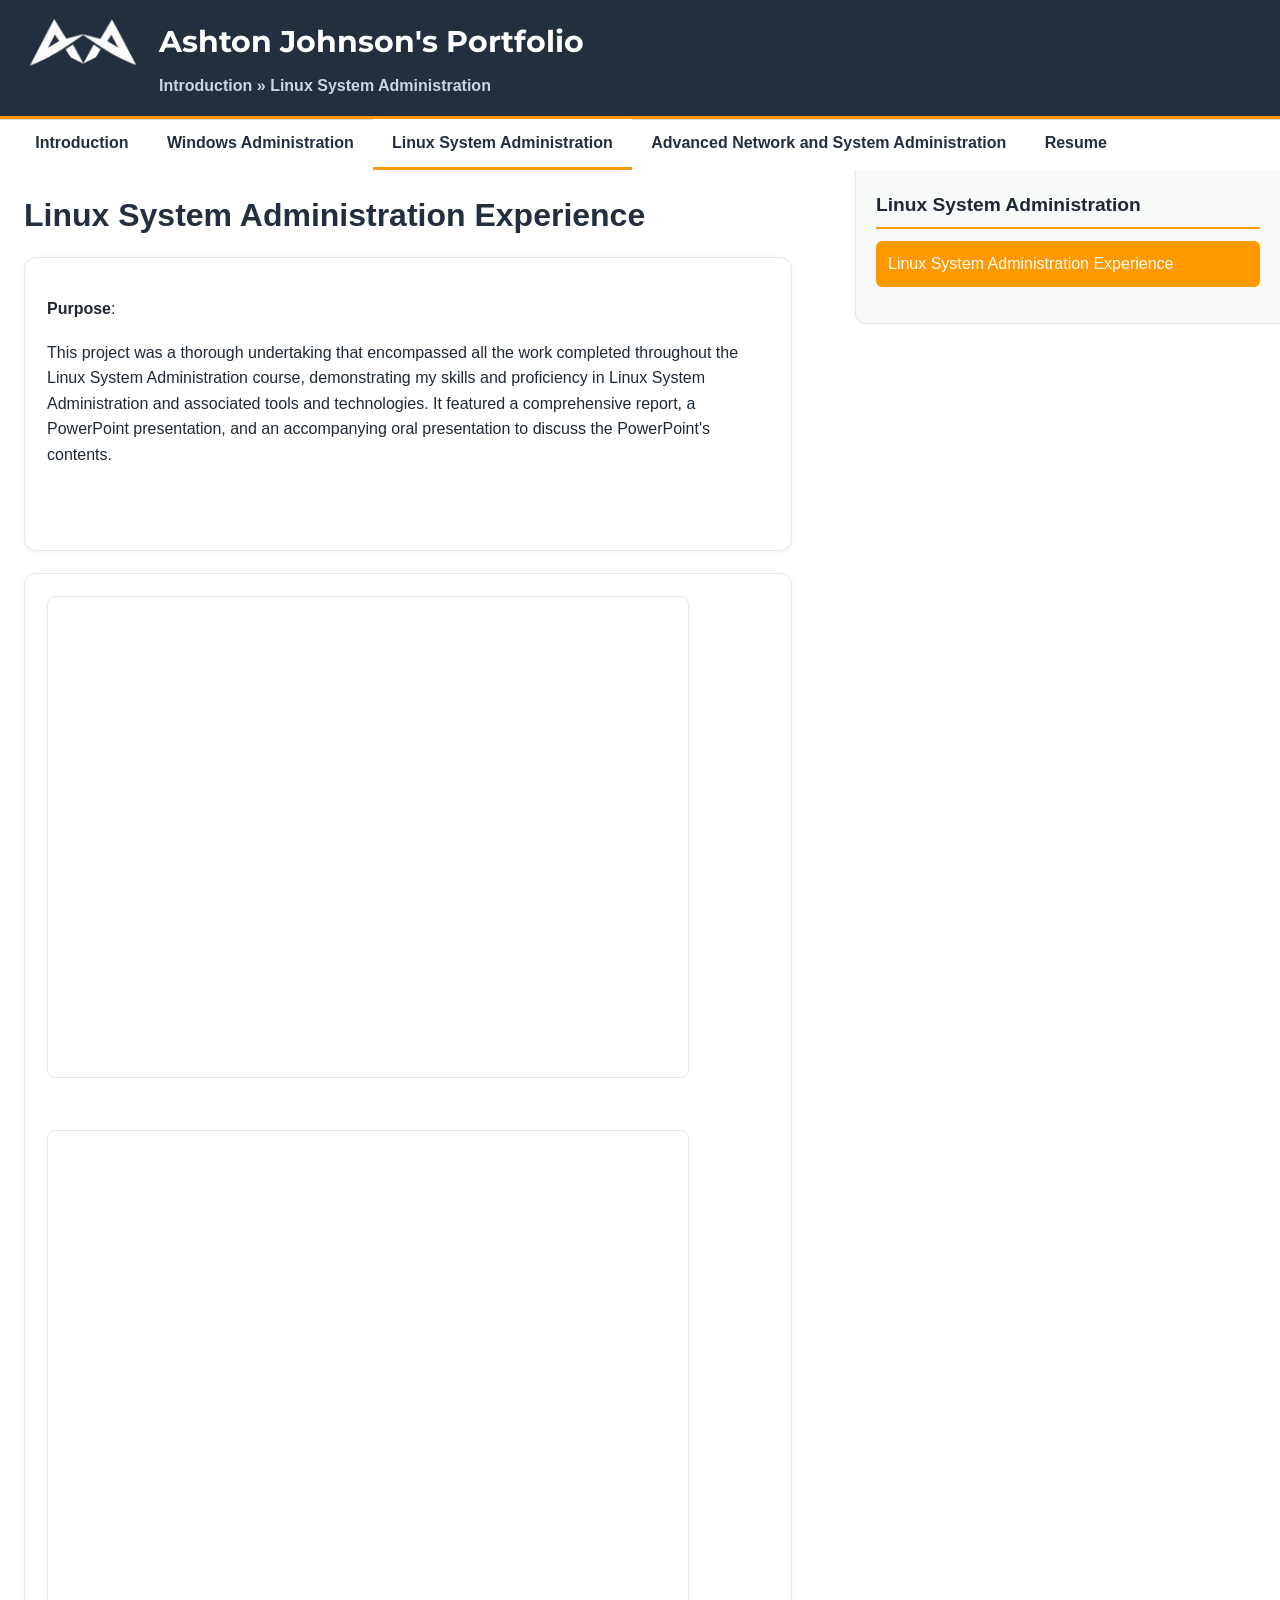
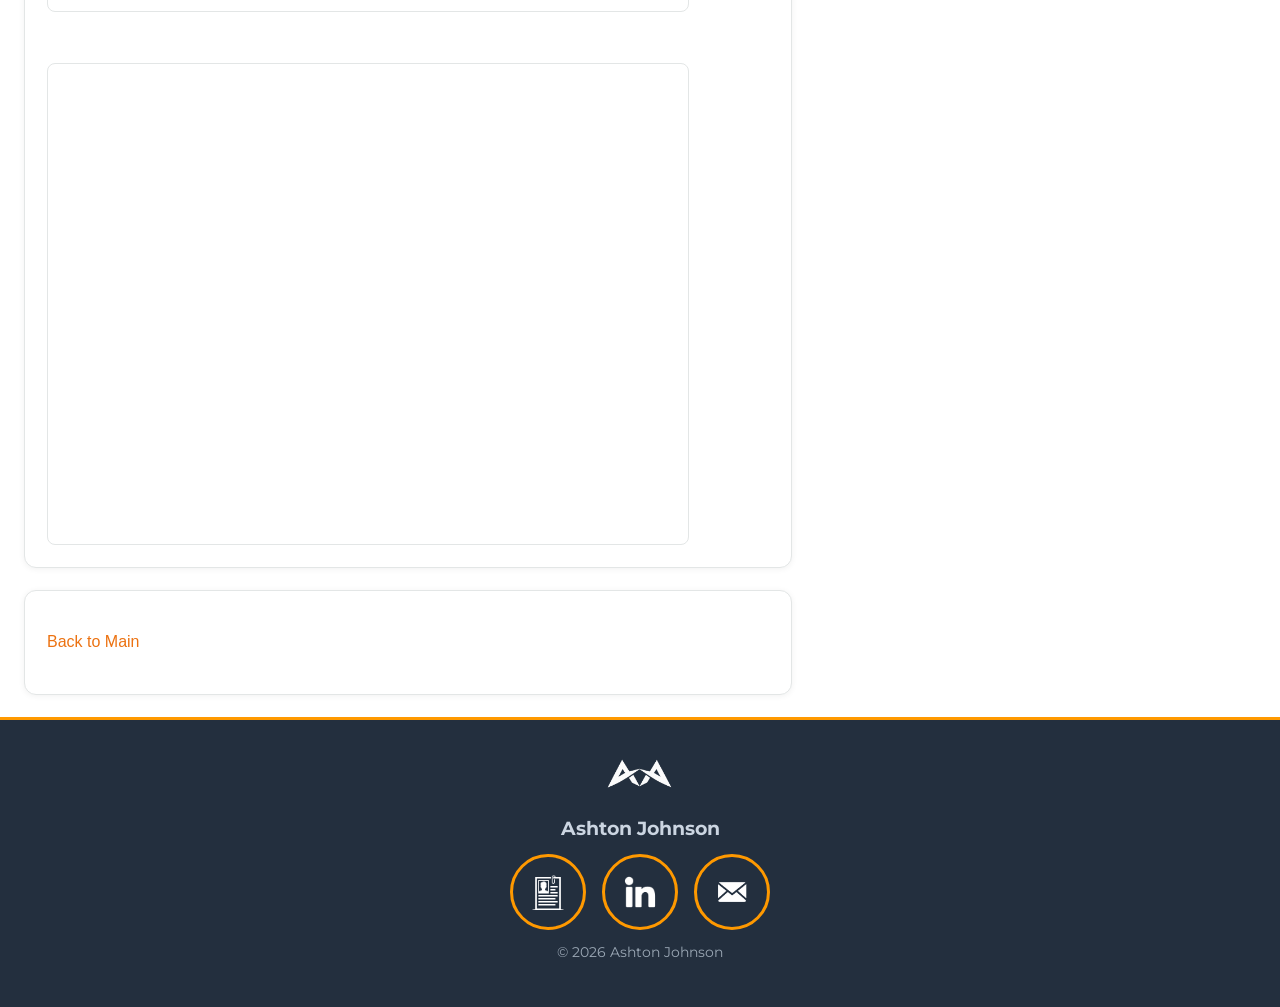
<file: linux-system-administration_linux-system-administration-experience.html>
<!DOCTYPE html PUBLIC "-//W3C//DTD XHTML 1.0 Transitional//EN"
        "http://www.w3.org/TR/xhtml1/DTD/xhtml1-transitional.dtd">
<html xmlns="http://www.w3.org/1999/xhtml">
<head>
  <meta http-equiv="Content-Type" content="text/html;charset=utf-8" />
  <meta name="viewport" content="width=device-width, initial-scale=1.0">
   <title>Ashton Johnson&#39;s Portfolio -- Ashton Johnson Portfolio</title>
  <link href="eportfolio.css" media="screen" rel="stylesheet" type="text/css" />
  <link href="https://fonts.googleapis.com/css2?family=Montserrat:wght@400;600;700&display=swap" rel="stylesheet">
</head>
<body>
<div id="container">
  <div id="header">
    <a href="index.html" title="Created by Ashton Johnson"><img class="logo" src="logo.PNG" alt="logo"/></a>
    <h1 style="font-family: 'Montserrat', sans-serif;">Ashton Johnson&#39;s Portfolio</h1>
    <h2><a href="index.html">Introduction</a> &#187; <a href="linux-system-administration_linux-system-administration-experience.html">Linux System Administration</a></h2>
    <div class="clear"></div>
  </div>
  <div class="clear"></div>
  <div id="nav-level2">
    <ul>
      <li class=""><a href="introduction_ashton-johnsons-portfolio.html">Introduction</a></li>
      <li class=""><a href="windows-administration_windows-administration-experience.html">Windows Administration</a></li>
      <li class="current"><a href="linux-system-administration_linux-system-administration-experience.html">Linux System Administration</a></li>
      <li class=""><a href="advanced-network-and-system-administration_introduction.html">Advanced Network and System Administration</a></li>
      <li class=""><a href="resume_ashton-johnsons-resume.html">Resume</a></li>
    </ul>
    <div class="clear"></div>
  </div>
  <div id="content">
    <a name="skip_navigation"></a>
    <h2>Linux System Administration Experience</h2>
    <div id="page_content">
        
<div class="section " id="page_section_0">
  <div class="section_content">
        <p><span><strong>Purpose</strong>:</span></p><p><span>This project was a thorough undertaking that encompassed all the work completed throughout the Linux System Administration course, demonstrating my skills and proficiency in Linux System Administration and associated tools and technologies. It featured a comprehensive report, a PowerPoint presentation, and an accompanying oral presentation to discuss the PowerPoint's contents.</span></p><p>&nbsp;</p>
  </div>
</div>

        
<div class="section " id="page_section_1">
  <div class="section_content">
        <iframe src="https://drive.google.com/file/d/1qVFzB2H_XwXpUnkbEYMxosq-AP7HULUU/preview" width="640" height="480" allow="autoplay"></iframe> <br><br><br><iframe src="https://drive.google.com/file/d/1nIJptsJ-fQB6otjofzMdu5IXhN2kK2TV/preview" width="640" height="480" allow="autoplay"></iframe><br><br><br><iframe src="https://drive.google.com/file/d/1KOcMDbUXdmPQqjvWR2sxX1WYpliMzl6_/preview" width="640" height="480"></iframe>
  </div>
</div>

        
<div class="section " id="page_section_2">
  <div class="section_content">
        <p><a href="https://nku.instructure.com/eportfolios/6986/introduction">Back to Main</a></p>
  </div>
</div>

    </div>
  </div>
  <div id="sidebar">
    <div class="section_header">
      Linux System Administration
    </div>
    <ul id="page_list">
        <li id="page_47880" class="page current">
          <a class="page_url" href="linux-system-administration_linux-system-administration-experience.html">
            <span class="name">Linux System Administration Experience</span>
          </a>
        </li>
    </ul>
  </div>
</div>

<div id="footer">
  <div class="footer-inner">

    <a href="index.html" title="Created by Ashton Johnson">
      <img class="footer-logo" src="logo.PNG" alt="logo"/>
    </a>

    <p class="footer-title">Ashton Johnson</p>

    <p class="footer-links">
      <a href="resume_ashton-johnsons-resume.html" class="contact-circle" title="Resume"> 
        <img src="resume.PNG">
      <a href="https://www.linkedin.com/in/ashton-a-johnson/" class="contact-circle" title="LinkedIn"> 
        <img src="linked.PNG">
      <a href="mailto:ashton.alisander@protonmail.com?subject=Portfolio%20Inquiry" class="contact-circle" title="Email">
  <img src="email.PNG" alt="Email">
</a>
    </p>

    <p class="footer-copy">© 2026 Ashton Johnson</p>

  </div>
</div>

</body>
</html>
</file>
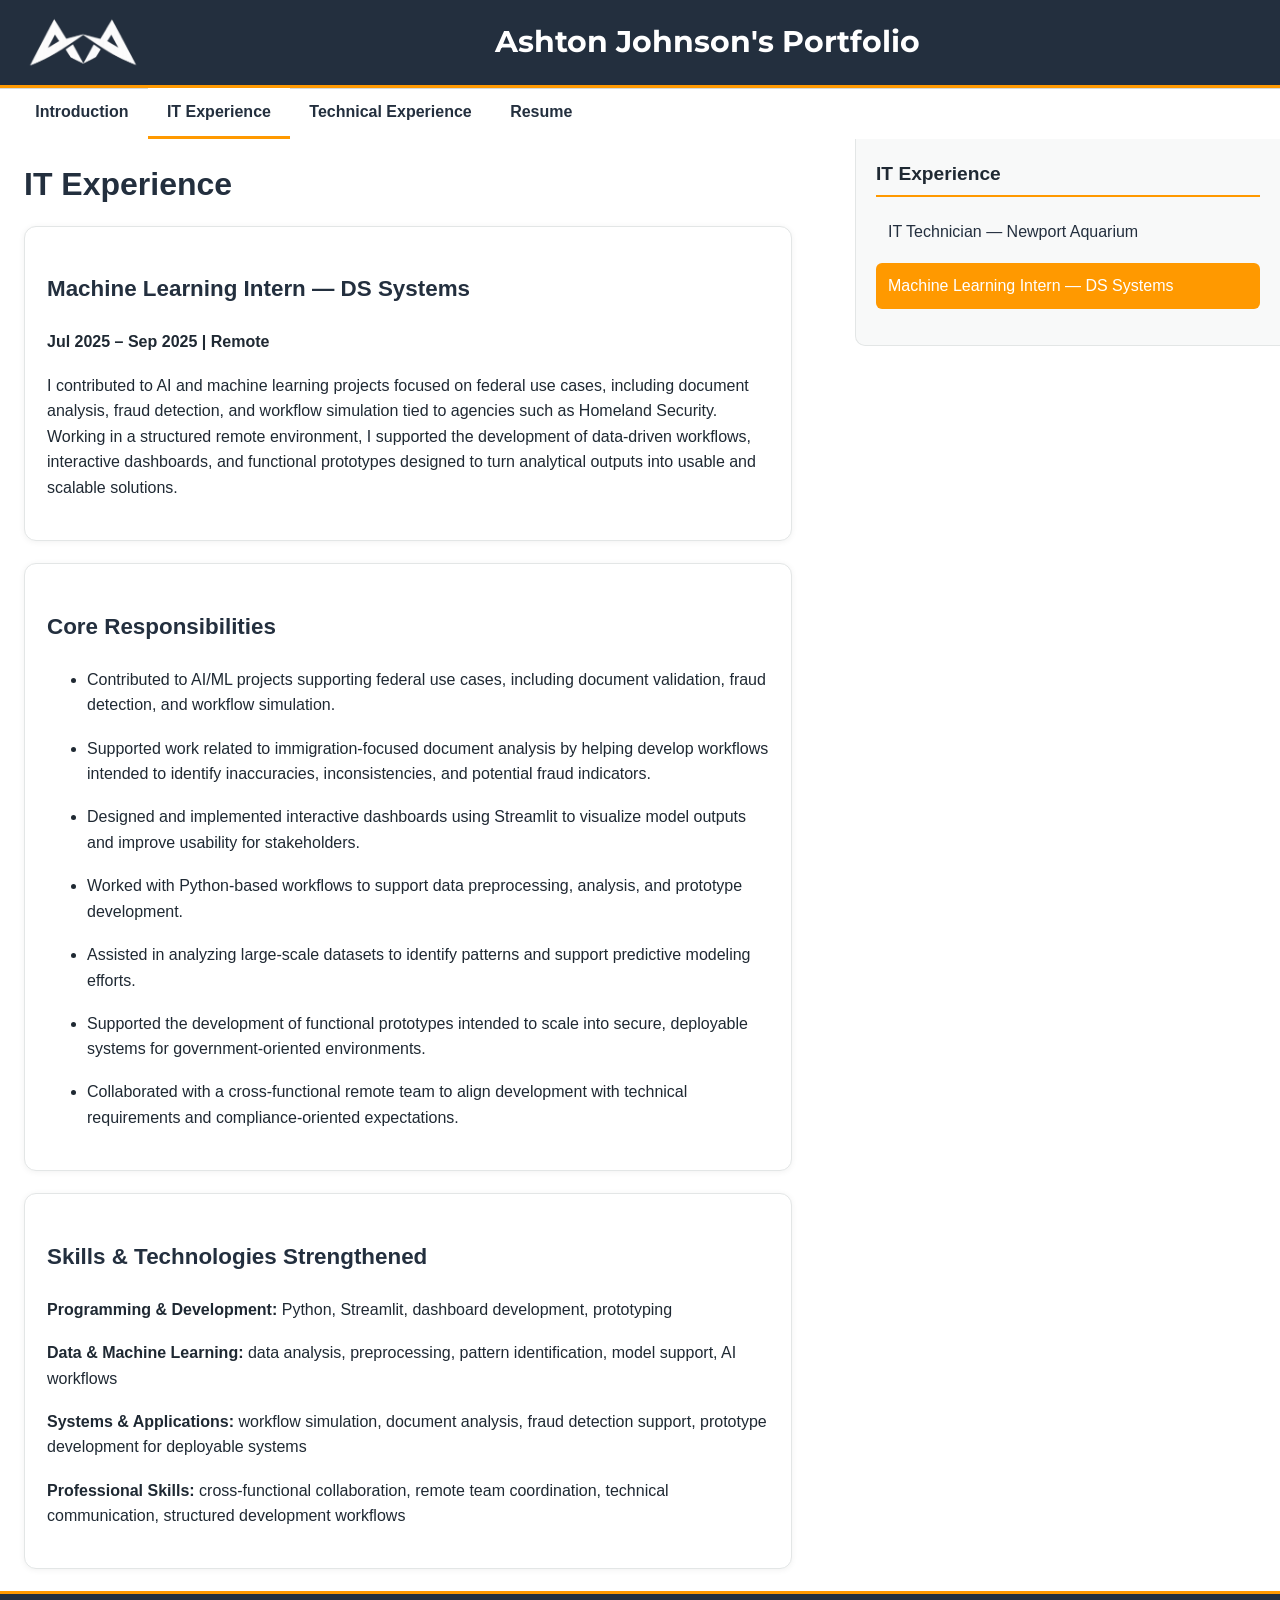
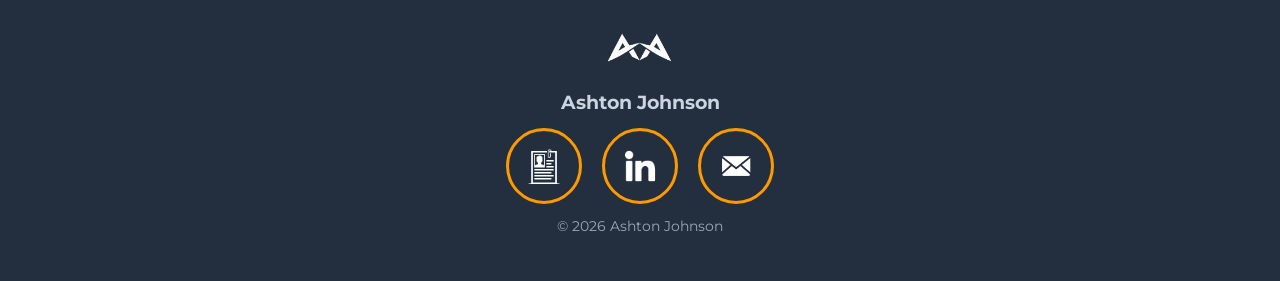
<file: machine-learning-internship.html>
<!DOCTYPE html PUBLIC "-//W3C//DTD XHTML 1.0 Transitional//EN"
        "http://www.w3.org/TR/xhtml1/DTD/xhtml1-transitional.dtd">
<html xmlns="http://www.w3.org/1999/xhtml">
<head>
  <meta http-equiv="Content-Type" content="text/html;charset=utf-8" />
  <meta name="viewport" content="width=device-width, initial-scale=1.0">
  <title>IT Experience -- Ashton Johnson Portfolio</title>
  <link href="eportfolio.css" media="screen" rel="stylesheet" type="text/css" />
  <link href="https://fonts.googleapis.com/css2?family=Montserrat:wght@400;600;700&display=swap" rel="stylesheet">
</head>
<body>
<div id="container">
  <div id="header">
    <a href="index.html" title="Created by Ashton Johnson"><img class="logo" src="logo.PNG" alt="logo"/></a>
    <h1 style="text-align: center; font-family: 'Montserrat', sans-serif;">Ashton Johnson&#39;s Portfolio</h1>
    <div class="clear"></div>
  </div>
  <div class="clear"></div>
  <div id="nav-level2">
    <ul>
      <li><a href="index.html">Introduction</a></li>
      <li class="current"><a href="it-experience.html">IT Experience</a></li>
      <li><a href="TechnicalExperience.html">Technical Experience</a></li>
      <li><a href="resume_ashton-johnsons-resume.html">Resume</a></li>
    </ul>
    <div class="clear"></div>
  </div>

  <div id="content">
    <a name="skip_navigation"></a>
    <h2>IT Experience</h2>
    <div id="page_content">

      <div class="section">
        <div class="section_content">
          <h3><strong>Machine Learning Intern — DS Systems</strong></h3>
          <p><font size="3"><strong>Jul 2025 – Sep 2025 | Remote</strong></font></p>
          <p><font size="3">
            I contributed to AI and machine learning projects focused on federal use cases, including document analysis,
            fraud detection, and workflow simulation tied to agencies such as Homeland Security. Working in a structured
            remote environment, I supported the development of data-driven workflows, interactive dashboards, and functional
            prototypes designed to turn analytical outputs into usable and scalable solutions.
          </font></p>
        </div>
      </div>

      <div class="section">
        <div class="section_content">
          <h3><strong>Core Responsibilities</strong></h3>
          <ul>
            <p><li><font size="3">Contributed to AI/ML projects supporting federal use cases, including document validation, fraud detection, and workflow simulation.</font></li></p>

            <p><li><font size="3">Supported work related to immigration-focused document analysis by helping develop workflows intended to identify inaccuracies, inconsistencies, and potential fraud indicators.</font></li></p>

            <p><li><font size="3">Designed and implemented interactive dashboards using Streamlit to visualize model outputs and improve usability for stakeholders.</font></li></p>

            <p><li><font size="3">Worked with Python-based workflows to support data preprocessing, analysis, and prototype development.</font></li></p>

            <p><li><font size="3">Assisted in analyzing large-scale datasets to identify patterns and support predictive modeling efforts.</font></li></p>

            <p><li><font size="3">Supported the development of functional prototypes intended to scale into secure, deployable systems for government-oriented environments.</font></li></p>

            <p><li><font size="3">Collaborated with a cross-functional remote team to align development with technical requirements and compliance-oriented expectations.</font></li></p>
          </ul>
        </div>
      </div>

      <div class="section">
        <div class="section_content">
          <h3><strong>Skills &amp; Technologies Strengthened</strong></h3>

          <p><font size="3"><strong>Programming &amp; Development:</strong> Python, Streamlit, dashboard development, prototyping</font></p>

          <p><font size="3"><strong>Data &amp; Machine Learning:</strong> data analysis, preprocessing, pattern identification, model support, AI workflows</font></p>

          <p><font size="3"><strong>Systems &amp; Applications:</strong> workflow simulation, document analysis, fraud detection support, prototype development for deployable systems</font></p>

          <p><font size="3"><strong>Professional Skills:</strong> cross-functional collaboration, remote team coordination, technical communication, structured development workflows</font></p>
        </div>
      </div>

    </div>
  </div>

  <div id="sidebar">
    <div class="section_header">
      IT Experience
    </div>
    <ul id="page_list">
      <li class="page">
        <a class="page_url" href="it-experience.html">
          <span class="name">IT Technician — Newport Aquarium</span>
        </a>
      </li>
      <li class="page current">
        <a class="page_url" href="machine-learning-internship.html">
          <span class="name">Machine Learning Intern — DS Systems</span>
        </a>
      </li>
    </ul>
  </div>
</div>

<div id="footer">
  <div class="footer-inner">

    <a href="index.html" title="Created by Ashton Johnson">
      <img class="footer-logo" src="logo.PNG" alt="logo"/>
    </a>

    <p class="footer-title">Ashton Johnson</p>

    <p class="footer-links">
      <a href="resume_ashton-johnsons-resume.html" class="contact-circle" title="Resume">
        <img src="resume.PNG" alt="Resume" />
      </a>
      <a href="https://www.linkedin.com/in/ashton-a-johnson/" class="contact-circle" title="LinkedIn">
        <img src="linked.PNG" alt="LinkedIn" />
      </a>
      <a href="mailto:ashton.alisander@protonmail.com?subject=Portfolio%20Inquiry" class="contact-circle" title="Email">
        <img src="email.PNG" alt="Email" />
      </a>
    </p>

    <p class="footer-copy">© 2026 Ashton Johnson</p>

  </div>
</div>

</body>
</html>
</file>
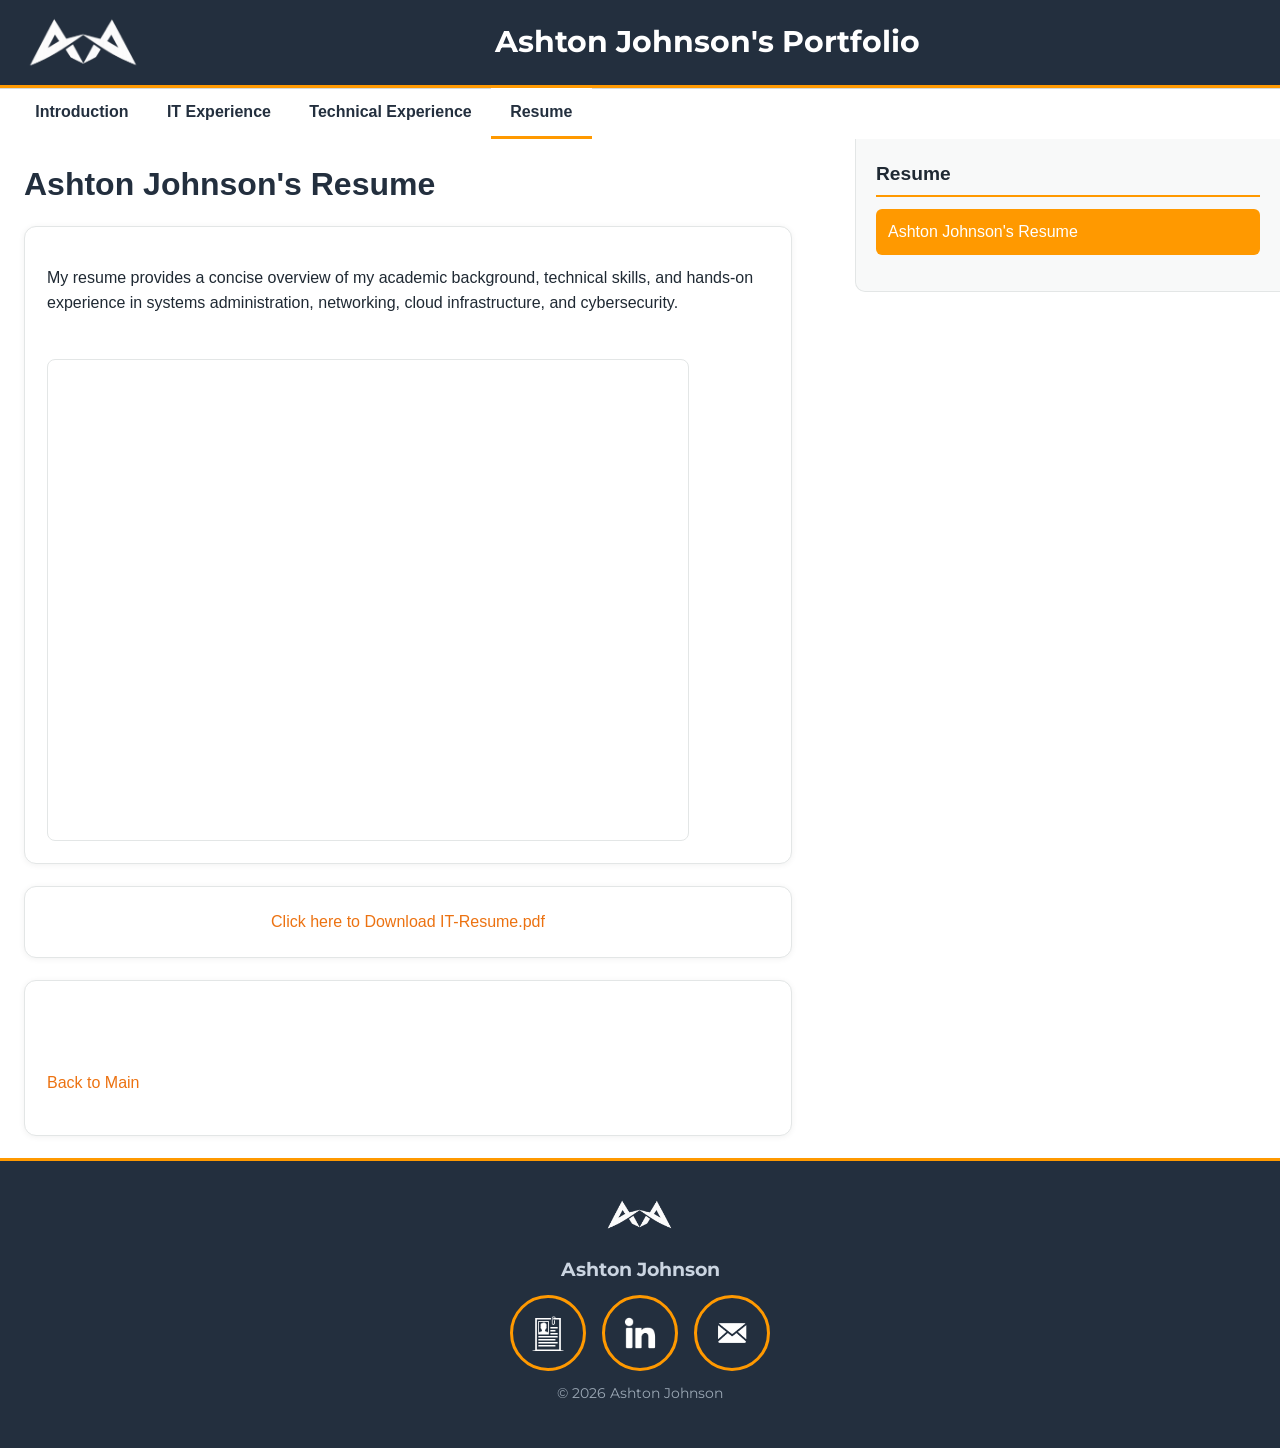
<file: resume_ashton-johnsons-resume.html>
<!DOCTYPE html PUBLIC "-//W3C//DTD XHTML 1.0 Transitional//EN"
        "http://www.w3.org/TR/xhtml1/DTD/xhtml1-transitional.dtd">
<html xmlns="http://www.w3.org/1999/xhtml">
<head>
  <meta http-equiv="Content-Type" content="text/html;charset=utf-8" />
  <meta name="viewport" content="width=device-width, initial-scale=1.0">
  <title>Ashton Johnson&#39;s Resume -- Ashton Johnson Portfolio</title>
  <link href="eportfolio.css" media="screen" rel="stylesheet" type="text/css" />
  <link href="https://fonts.googleapis.com/css2?family=Montserrat:wght@400;600;700&display=swap" rel="stylesheet">
</head>
</head>
<body>
<div id="container">
  <div id="header">
    <a href="index.html" title="Created by Ashton Johnson"><img class="logo" src="logo.PNG" alt="logo"/></a>
    <h1 style="text-align: center; font-family: 'Montserrat', sans-serif;">Ashton Johnson&#39;s Portfolio</h1>
    <div class="clear"></div>
  </div>
  <div class="clear"></div>
  <div id="nav-level2">
    <ul>
      <li class=""><a href="index.html">Introduction</a></li>
      <li class=""><a href="it-experience.html">IT Experience</a></li>
      <li class=""><a href="TechnicalExperience.html">Technical Experience</a></li>
      <li class="current"><a href="resume_ashton-johnsons-resume.html">Resume</a></li>
    </ul>
    <div class="clear"></div>
  </div>
  <div id="content">
    <a name="skip_navigation"></a>
    <h2>Ashton Johnson&#39;s Resume</h2>
    <div id="page_content">
        
<div class="section " id="page_section_0">
  <div class="section_content">
        <p>My resume provides a concise overview of my academic background, technical skills, and hands-on experience in systems administration, networking, cloud infrastructure, and cybersecurity.</p><br><iframe src="https://drive.google.com/file/d/1ggmhRnPQ0fpFGhncB2szLAqAcdErDPQb/preview" width="640" height="480"></iframe>
  </div>
</div>

        
<div class="section read_only" id="page_section_1">
  <div class="section_content">
        <div style="text-align: center;" class="attachment">
            <a href="IT-Resume.pdf">
              Click here to Download <span class="filename">IT-Resume.pdf</span>
            </a>
        </div>
  </div>
</div>

        
<div class="section " id="page_section_2">
  <div class="section_content">
        <br><br><p><a href="index.html">Back to Main</a></p>
  </div>
</div>

    </div>
  </div>
  <div id="sidebar">
    <div class="section_header">
      Resume
    </div>
    <ul id="page_list">
        <li id="page_51924" class="page current">
          <a class="page_url" href="resume_ashton-johnsons-resume.html">
            <span class="name">Ashton Johnson&#39;s Resume</span>
          </a>
        </li>
    </ul>
  </div>
</div>

<div id="footer">
  <div class="footer-inner">

    <a href="index.html" title="Created by Ashton Johnson">
      <img class="footer-logo" src="logo.PNG" alt="logo"/>
    </a>

    <p class="footer-title">Ashton Johnson</p>

    <p class="footer-links">
      <a href="resume_ashton-johnsons-resume.html" class="contact-circle" title="Resume"> 
        <img src="resume.PNG">
      <a href="https://www.linkedin.com/in/ashton-a-johnson/" class="contact-circle" title="LinkedIn"> 
        <img src="linked.PNG">
      <a href="mailto:ashton.alisander@protonmail.com?subject=Portfolio%20Inquiry" class="contact-circle" title="Email">
  <img src="email.PNG" alt="Email">
</a>
    </p>

    <p class="footer-copy">© 2026 Ashton Johnson</p>

  </div>
</div>

</body>
</html>
</file>
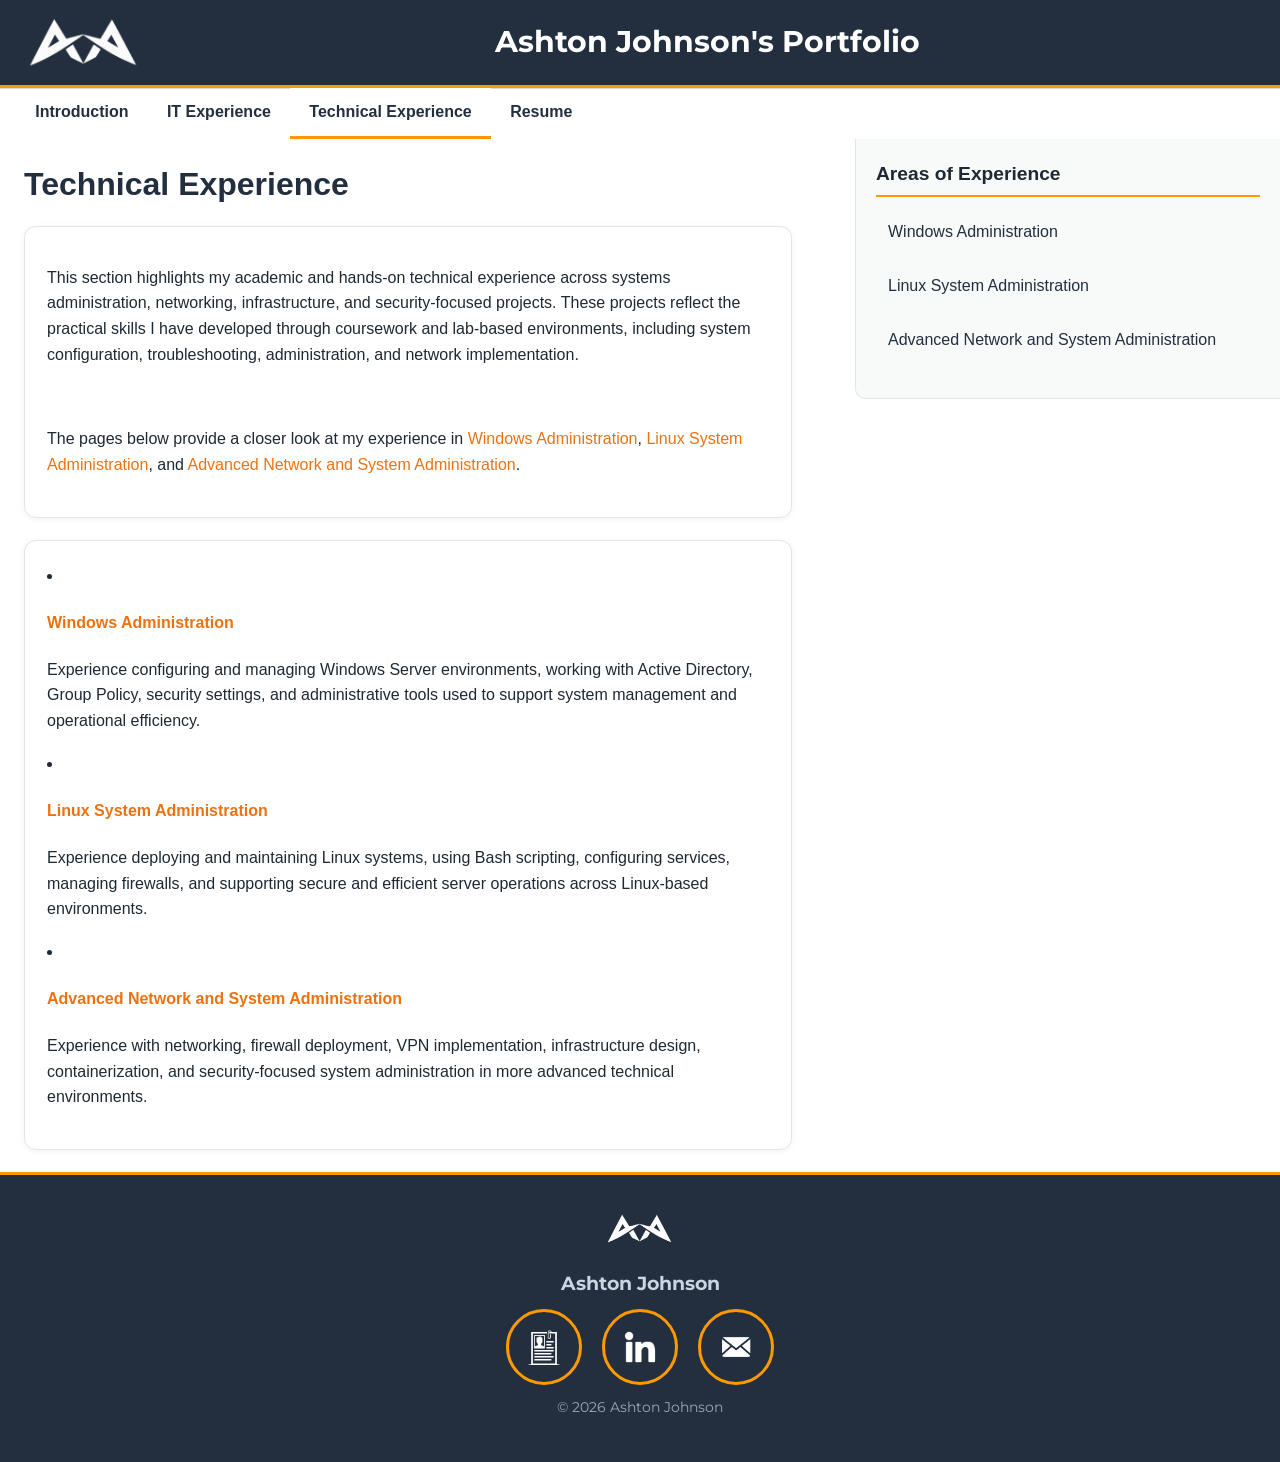
<file: TechnicalExperience.html>
<!DOCTYPE html PUBLIC "-//W3C//DTD XHTML 1.0 Transitional//EN"
        "http://www.w3.org/TR/xhtml1/DTD/xhtml1-transitional.dtd">
<html xmlns="http://www.w3.org/1999/xhtml">
<head>
  <meta http-equiv="Content-Type" content="text/html;charset=utf-8" />
  <meta name="viewport" content="width=device-width, initial-scale=1.0">
  <title>Technical Experience -- Ashton Johnson Portfolio</title>
  <link href="eportfolio.css" media="screen" rel="stylesheet" type="text/css" />
  <link href="https://fonts.googleapis.com/css2?family=Montserrat:wght@400;600;700&display=swap" rel="stylesheet">
</head>
<body>
<div id="container">
  <div id="header">
    <a href="index.html" title="Created by Ashton Johnson"><img class="logo" src="logo.PNG" alt="logo"/></a>
    <h1 style="text-align: center; font-family: 'Montserrat', sans-serif;">Ashton Johnson&#39;s Portfolio</h1>
    <div class="clear"></div>
  </div>
  <div class="clear"></div>
  <div id="nav-level2">
    <ul>
      <li class=""><a href="index.html">Introduction</a></li>
      <li class=""><a href="it-experience.html">IT Experience</a></li>
      <li class="current"><a href="TechnicalExperience.html">Technical Experience</a></li>
      <li class=""><a href="resume_ashton-johnsons-resume.html">Resume</a></li>
    </ul>
    <div class="clear"></div>
  </div>
  <div id="content">
    <a name="skip_navigation"></a>
    <h2>Technical Experience</h2>
    <div id="page_content">
        
<div class="section " id="page_section_0">
  <div class="section_content">
         <p><font size="3">This section highlights my academic and hands-on technical experience across systems administration, networking, infrastructure, and security-focused projects. These projects reflect the practical skills I have developed through coursework and lab-based environments, including system configuration, troubleshooting, administration, and network implementation.</font></p><br><p><font size="3">The pages below provide a closer look at my experience in <a href="windows-administration_windows-administration-experience.html">Windows Administration</a>, <a href="linux-system-administration_linux-system-administration-experience.html">Linux System Administration</a>, and <a href="advanced-network-and-system-administration_introduction.html">Advanced Network and System Administration</a>.</font></p>
  </div>
</div>

<div class="section " id="page_section_1">
  <div class="section_content">
         <li><h4><strong><a href="windows-administration_windows-administration-experience.html">Windows Administration</a></strong></h4></li>
         <p><font size="3">Experience configuring and managing Windows Server environments, working with Active Directory, Group Policy, security settings, and administrative tools used to support system management and operational efficiency.</font></p>
         <li><h4><strong><a href="linux-system-administration_linux-system-administration-experience.html">Linux System Administration</a></strong></h4></li>
         <p><font size="3">Experience deploying and maintaining Linux systems, using Bash scripting, configuring services, managing firewalls, and supporting secure and efficient server operations across Linux-based environments.</font></p>
         <li><h4><strong><a href="advanced-network-and-system-administration_introduction.html">Advanced Network and System Administration</a></strong></h4></li>
         <p><font size="3">Experience with networking, firewall deployment, VPN implementation, infrastructure design, containerization, and security-focused system administration in more advanced technical environments.</font></p>
  </div>
</div>
    </div>
  </div>
  <div id="sidebar">
    <div class="section_header">
      Areas of Experience
    </div>
    <ul id="page_list">
        <li class="page">
          <a class="page_url" href="windows-administration_windows-administration-experience.html">
            <span class="name">Windows Administration</span>
          </a>
        </li>
        <li class="page">
          <a class="page_url" href="linux-system-administration_linux-system-administration-experience.html">
            <span class="name">Linux System Administration</span>
          </a>
        </li>
        <li class="page">
          <a class="page_url" href="advanced-network-and-system-administration_introduction.html">
            <span class="name">Advanced Network and System Administration</span>
          </a>
        </li>
    </ul>
  </div>
</div>

<div id="footer">
  <div class="footer-inner">

    <a href="index.html" title="Created by Ashton Johnson">
      <img class="footer-logo" src="logo.PNG" alt="logo"/>
    </a>

    <p class="footer-title">Ashton Johnson</p>

    <p class="footer-links">
      <a href="resume_ashton-johnsons-resume.html" class="contact-circle" title="Resume">
        <img src="resume.PNG" alt="Resume" />
      </a>
      <a href="https://www.linkedin.com/in/ashton-a-johnson/" class="contact-circle" title="LinkedIn">
        <img src="linked.PNG" alt="LinkedIn" />
      </a>
      <a href="mailto:ashton.alisander@protonmail.com?subject=Portfolio%20Inquiry" class="contact-circle" title="Email">
        <img src="email.PNG" alt="Email" />
      </a>
    </p>

    <p class="footer-copy">© 2026 Ashton Johnson</p>

  </div>
</div>

</body>
</html>
</file>
<file: eportfolio.css>
/* AWS-style portfolio theme with corrected layout spacing */

html,
body {
  background: #ffffff;
  margin: 0;
  padding: 0;
  color: #1f2933;
  font: 16px/1.6 Arial, sans-serif;
}

a {
  color: #ec7211;
  text-decoration: none;
  transition: color 0.2s ease;
}

a:hover,
a:focus {
  color: #c45500;
  text-decoration: underline;
}

img {
  max-width: 100%;
  height: auto;
}

iframe {
  max-width: 100%;
  border: 1px solid #e3e6e6;
  border-radius: 8px;
}

#container {
  width: 100%;
  min-width: 900px;
}

/* HEADER */

#header {
  color: #ffffff;
  background-color: #232f3e;
  padding: 18px 24px;
  border-bottom: 3px solid #ff9900;
}

#header .logo {
  float: left;
  margin-right: 15px;
  height: 80px;
  margin-top: -15px;
}

#header .logo img {
  height: 80px;
  width: auto;
  display: block;
}

#header h1 {
  margin: 0;
  font-size: 1.9em;
  font-weight: 700;
}

#header h2 {
  margin: 6px 0 0 0;
  font-size: 1em;
  color: #cbd5e1;
  padding-left: 58px;
}

#header h2 a {
  color: #cbd5e1;
}
/* NAV */

#nav-level2 {
  background-color: #f2f3f3;
  border-bottom: 1px solid #d5dbdb;
  padding-left: 1em;
}

#nav-level2 ul {
  margin: 0;
  padding: 0;
}

#nav-level2 li {
  float: left;
  list-style-type: none;
  padding: 0.7em 1.2em;
}

#nav-level2 a {
  color: #232f3e;
  font-weight: 600;
}

#nav-level2 li.current {
  background: #ffffff;
  border-bottom: 3px solid #ff9900;
}

#nav-level2 li:hover {
  background: #eaecec;
}

/* MAIN CONTENT */

#content {
  clear: left;
  float: left;
  width: 60%;
  margin-left: 24px;
  padding-top: 20px;
}

/* HEADINGS */

#content h2 {
  font-size: 2em;
  color: #232f3e;
  margin-top: 0;
  margin-bottom: 0.5em;
}

#content h3 {
  font-size: 1.4em;
  color: #232f3e;
}

#content p {
  margin-bottom: 1.1em;
}

/* PROJECT SECTIONS */

#page_content .section {
  background: #ffffff;
  border: 1px solid #e3e6e6;
  border-radius: 12px;
  padding: 22px;
  margin-bottom: 22px;
  box-shadow: 0 1px 6px rgba(0,0,0,0.06);
}

/* SIDEBAR */

#sidebar {
  float: right;
  width: 30%;
  background: #f8f9f9;
  border: 1px solid #e3e6e6;
  border-top-width: 0;
  border-right-width: 0;
  padding: 20px;
  border-bottom-left-radius: 10px;
}

#sidebar .section_header {
  font-size: 1.2em;
  font-weight: bold;
  border-bottom: 2px solid #ff9900;
  padding-bottom: 6px;
  margin-bottom: 12px;
}

#sidebar #page_list {
  list-style: none;
  padding-left: 0;
  margin-top: 10px;
}

#sidebar #page_list .page {
  margin-bottom: 8px;
}

#sidebar #page_list .page a {
  display: block;
  padding: 10px 12px;
  border-radius: 6px;
  color: #232f3e;
}

#sidebar #page_list .page.current a {
  background: #ff9900;
  color: #ffffff;
}

#sidebar #page_list .page a:hover {
  background: #ffe0b2;
}
/* MOBILE / TABLET RESPONSIVE STYLES */
@media (max-width: 900px) {

  #container {
    min-width: 0;
    width: 100%;
  }

  #header {
    padding: 16px;
    text-align: center;
  }

  #header .logo {
    float: none;
    display: block;
    height: auto;
    margin: 0 auto 12px auto;
  }

  #header .logo img {
    height: 64px;
    width: auto;
    margin: 0 auto;
  }

  #header h1 {
    font-size: 1.5em;
    line-height: 1.25;
    text-align: center !important;
  }

  #header h2 {
    padding-left: 0;
    text-align: center;
  }

  #nav-level2 {
    padding-left: 0;
  }

  #nav-level2 ul {
    display: block;
  }

  #nav-level2 li {
    float: none;
    display: block;
    text-align: center;
    padding: 0.9em 1em;
    border-bottom: 1px solid #d5dbdb;
  }

  #content {
    float: none;
    clear: both;
    width: auto;
    margin: 20px 16px;
    padding-top: 0;
  }

  #sidebar {
    float: none;
    width: auto;
    margin: 0 16px 24px 16px;
    border-radius: 10px;
    border-top-width: 1px;
    border-right-width: 1px;
    box-sizing: border-box;
  }

  #page_content .section {
    padding: 18px;
  }

  iframe,
  img {
    max-width: 100%;
    height: auto;
  }
}

@media (max-width: 600px) {

  html,
  body {
    font-size: 15px;
  }

  #header .logo img {
    height: 54px;
  }

  #header h1 {
    font-size: 1.25em;
  }

  #content h2 {
    font-size: 1.5em;
  }

  #page_content .section {
    padding: 14px;
  }
}
/* FOOTER */

#footer {
  clear: both;
  background-color: #232f3e;
  border-top: 3px solid #ff9900;
  margin-top: 40px;
  padding: 30px 20px;
  text-align: center;
}

.footer-inner {
  max-width: 900px;
  margin: auto;
  font-family: 'Montserrat', sans-serif;
  color: #cbd5e1;
}

.footer-logo {
  height: 48px;
  margin-bottom: 10px;
}

.footer-title {
  font-weight: 700;
  font-size: 1.2em;
  margin: 5px 0 10px 0;
}

.footer-links {
  margin: 10px 0;
}

.footer-links a {
  color: #ff9900;
  text-decoration: none;
  margin: 0 8px;
}

.footer-links a:hover {
  text-decoration: underline;
}

.footer-copy {
  font-size: 0.85em;
  margin-top: 12px;
  color: #9aa7b4;
}


#testing

/* CONTACT ICONS */

.contact-icons {
  margin-top: 25px;
  text-align: center;
}

.contact-circle {
  display: inline-flex;
  align-items: center;
  justify-content: center;
  width: 70px;
  height: 70px;
  margin: 10px;
  border-radius: 50%;
  background-color: #232f3e;
  color: #ffffff;
  font-size: 28px;
  text-decoration: none;
  border: 3px solid #ff9900;
  font-family: 'Montserrat', sans-serif;
  font-weight: 700;
  transition: all 0.25s ease;
}

.contact-circle:hover {
  background-color: #ff9900;
  color: #232f3e;
  transform: scale(1.08);
}


.contact-circle {
  display: inline-flex;
  align-items: center;
  justify-content: center;
  margin: 0 12px;
}

.contact-circle img {
  width: 36px;
  height: 36px;
  object-fit: contain;
}


@media (max-width: 900px) {
  .section_content iframe {
    width: 100% !important;
    max-width: 100%;
    height: 500px !important;
    display: block;
    margin: 0 auto 20px auto;
  }
}
</file>
